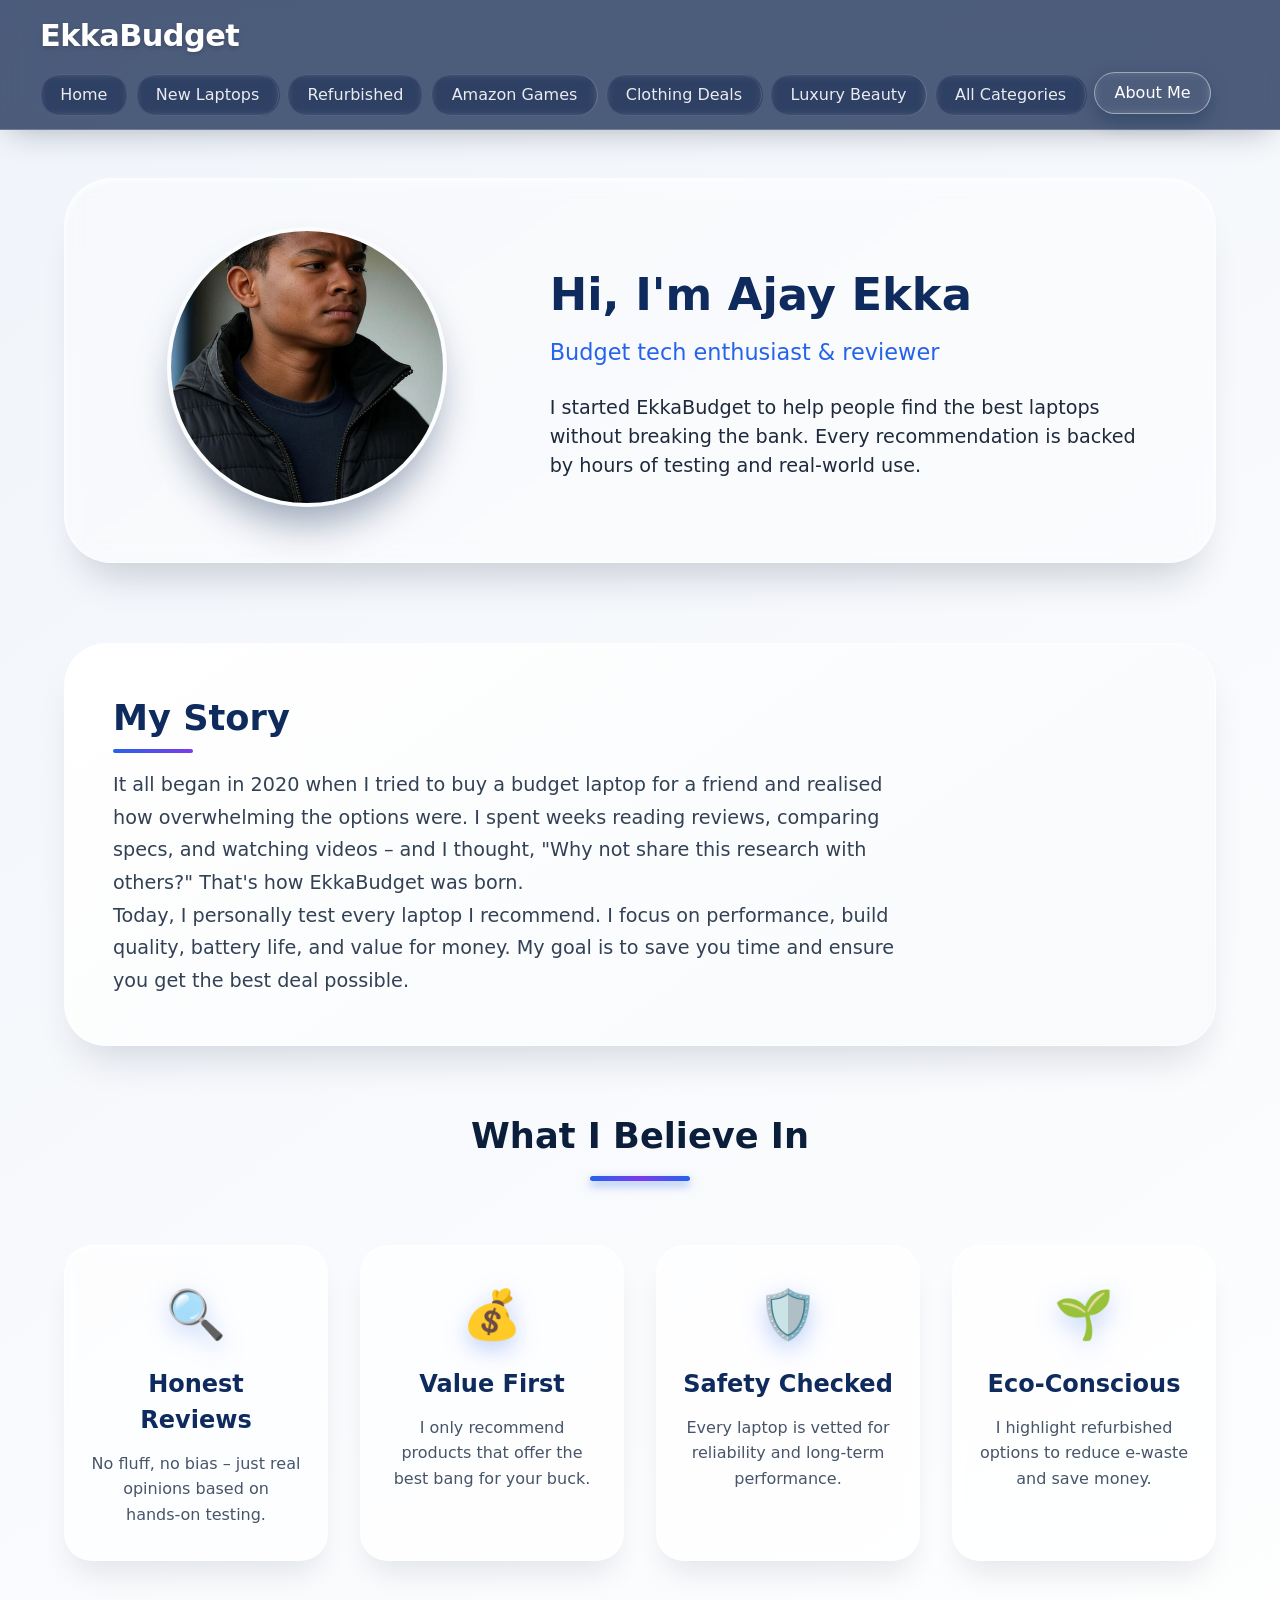
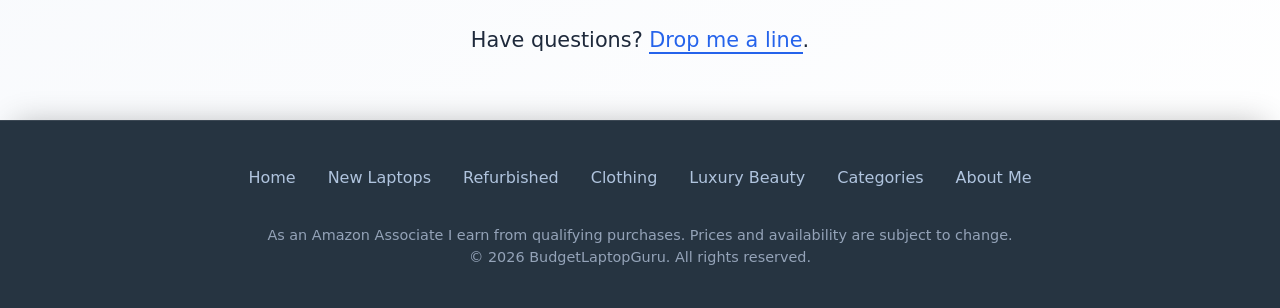
<file: about.html>
<!DOCTYPE html>
<html lang="en">
<head>
    <meta charset="UTF-8">
    <meta name="viewport" content="width=device-width, initial-scale=1.0">
    <title>About Me – EkkaBudget</title>
    <style>
        * {
            margin: 0;
            padding: 0;
            box-sizing: border-box;
            font-family: 'Inter', 'Segoe UI', system-ui, sans-serif;
        }
        body {
            background: linear-gradient(145deg, #f0f4fa 0%, #ffffff 100%);
            color: #1e293b;
            line-height: 1.5;
            min-height: 100vh;
            perspective: 1200px;
        }
        /* Navigation – glass effect */
        nav {
            background: rgba(20, 40, 80, 0.75);
            backdrop-filter: blur(12px);
            -webkit-backdrop-filter: blur(12px);
            padding: 0.8rem 2rem;
            position: sticky;
            top: 0;
            z-index: 100;
            box-shadow: 0 10px 30px -10px rgba(0,20,40,0.3);
            border-bottom: 1px solid rgba(255,255,255,0.2);
        }
        .nav-container {
            max-width: 1200px;
            margin: 0 auto;
            display: flex;
            justify-content: space-between;
            align-items: center;
            flex-wrap: wrap;
            gap: 1rem;
        }
        .site-name {
            color: white;
            text-decoration: none;
            font-size: 1.9rem;
            font-weight: 700;
            letter-spacing: -0.02em;
            text-shadow: 0 2px 5px rgba(0,0,0,0.2);
            transition: transform 0.2s;
        }
        .site-name:hover {
            transform: scale(1.02);
        }
        .menu-btn {
            display: none;
            background: transparent;
            border: none;
            color: white;
            font-size: 2rem;
            cursor: pointer;
            line-height: 1;
            filter: drop-shadow(0 2px 4px rgba(0,0,0,0.2));
        }
        .nav-links {
            display: flex;
            gap: 0.5rem;
            flex-wrap: wrap;
        }
        .nav-links a {
            color: rgba(255,255,255,0.9);
            text-decoration: none;
            font-weight: 500;
            padding: 0.5rem 1.2rem;
            border-radius: 40px;
            transition: all 0.2s;
            white-space: nowrap;
            backdrop-filter: blur(4px);
            background: rgba(255,255,255,0.05);
            border: 1px solid rgba(255,255,255,0.1);
        }
        .nav-links a:hover,
        .nav-links a.active {
            background: rgba(255,255,255,0.2);
            border-color: rgba(255,255,255,0.4);
            color: white;
            transform: translateY(-2px);
            box-shadow: 0 8px 20px rgba(0,30,60,0.3);
        }
        @media (max-width: 768px) {
            .menu-btn {
                display: block;
            }
            .nav-links {
                display: none;
                flex-direction: column;
                width: 100%;
                background: rgba(20,40,80,0.9);
                backdrop-filter: blur(12px);
                padding: 1rem 0;
                margin-top: 1rem;
                border-radius: 28px;
                border: 1px solid rgba(255,255,255,0.15);
            }
            .nav-links.show {
                display: flex;
            }
            .nav-links a {
                text-align: center;
                white-space: normal;
                margin: 0.2rem 1rem;
            }
        }
        /* Container */
        .container {
            max-width: 1200px;
            margin: 2rem auto;
            padding: 0 1.5rem;
        }
        /* About hero */
        .about-hero {
            display: flex;
            flex-wrap: wrap;
            align-items: center;
            gap: 3rem;
            margin: 3rem 0 5rem;
            background: rgba(255,255,255,0.4);
            backdrop-filter: blur(8px);
            border-radius: 48px;
            padding: 3rem;
            box-shadow: 0 30px 40px -20px rgba(0,20,40,0.2),
                        inset 0 2px 4px rgba(255,255,255,0.8);
            border: 1px solid rgba(255,255,255,0.6);
            transform: translateZ(10px);
        }
        .about-hero-image {
            flex: 1 1 280px;
            text-align: center;
        }
        .avatar {
            width: 100%;
            max-width: 280px;
            aspect-ratio: 1/1;
            border-radius: 50%;
            object-fit: cover;
            box-shadow: 0 25px 40px -10px rgba(0,30,70,0.4);
            border: 4px solid rgba(255,255,255,0.5);
            transition: transform 0.3s;
        }
        .avatar:hover {
            transform: scale(1.02) translateZ(20px);
        }
        .about-hero-text {
            flex: 2 1 400px;
        }
        .about-hero-text h1 {
            font-size: 2.8rem;
            font-weight: 700;
            color: #0f2b5e;
            margin-bottom: 0.5rem;
        }
        .about-hero-text .tagline {
            font-size: 1.4rem;
            color: #2563eb;
            font-weight: 500;
            margin-bottom: 1.5rem;
        }
        .about-hero-text p {
            font-size: 1.2rem;
            color: #1e293b;
            max-width: 600px;
        }
        /* Story section */
        .story-section {
            background: linear-gradient(145deg, #ffffff, #f8fafc);
            border-radius: 42px;
            padding: 3rem;
            margin: 4rem 0;
            box-shadow: 0 25px 40px -15px rgba(0,20,50,0.15);
            border: 1px solid rgba(255,255,255,0.8);
            transform: translateZ(5px);
        }
        .story-section h2 {
            font-size: 2.2rem;
            color: #0f2b5e;
            margin-bottom: 1.5rem;
            position: relative;
            display: inline-block;
        }
        .story-section h2::after {
            content: '';
            position: absolute;
            bottom: -8px;
            left: 0;
            width: 80px;
            height: 4px;
            background: linear-gradient(90deg, #2563eb, #7c3aed);
            border-radius: 2px;
        }
        .story-section p {
            font-size: 1.2rem;
            line-height: 1.7;
            color: #334155;
            max-width: 800px;
        }
        /* Section title (reuse from homepage) */
        .section-title {
            font-size: 2.2rem;
            font-weight: 600;
            color: #0b1f3b;
            margin-bottom: 2rem;
            text-align: center;
            position: relative;
        }
        .section-title::after {
            content: '';
            display: block;
            width: 100px;
            height: 5px;
            background: linear-gradient(90deg, #2563eb, #7c3aed, #2563eb);
            margin: 0.8rem auto 0;
            border-radius: 4px;
            box-shadow: 0 4px 10px rgba(37,99,235,0.5);
        }
        /* Values grid */
        .values-grid {
            display: grid;
            grid-template-columns: repeat(auto-fit, minmax(240px, 1fr));
            gap: 2rem;
            margin: 4rem 0;
        }
        .value-card {
            background: rgba(255,255,255,0.7);
            backdrop-filter: blur(6px);
            border-radius: 28px;
            padding: 2rem 1.5rem;
            box-shadow: 0 20px 30px -10px rgba(0,20,50,0.1),
                        inset 0 1px 2px rgba(255,255,255,0.8);
            border: 1px solid rgba(255,255,255,0.6);
            transition: all 0.3s;
            text-align: center;
            transform: translateZ(0);
        }
        .value-card:hover {
            transform: perspective(800px) translateY(-8px) translateZ(15px);
            box-shadow: 0 30px 40px -12px rgba(0,40,100,0.3);
            background: rgba(255,255,255,0.9);
        }
        .value-icon {
            font-size: 3rem;
            margin-bottom: 1rem;
            filter: drop-shadow(0 8px 12px rgba(37,99,235,0.3));
        }
        .value-card h3 {
            font-size: 1.5rem;
            color: #0f2b5e;
            margin-bottom: 0.8rem;
        }
        .value-card p {
            color: #475569;
            line-height: 1.6;
        }
        /* Footer */
        .footer {
            background: rgba(15, 30, 45, 0.9);
            backdrop-filter: blur(8px);
            color: white;
            padding: 2.5rem 0;
            margin-top: 4rem;
            border-top: 1px solid rgba(255,255,255,0.1);
            box-shadow: 0 -10px 30px -15px rgba(0,0,0,0.3);
        }
        .footer-content {
            max-width: 1200px;
            margin: 0 auto;
            padding: 0 1.5rem;
            text-align: center;
        }
        .footer-links {
            margin-bottom: 1.8rem;
            display: flex;
            flex-wrap: wrap;
            justify-content: center;
            gap: 1rem 2rem;
        }
        .footer-links a {
            color: #b0c4de;
            text-decoration: none;
            transition: 0.2s;
            font-weight: 500;
            padding: 0.3rem 0;
            border-bottom: 2px solid transparent;
        }
        .footer-links a:hover {
            color: white;
            border-bottom-color: #3b82f6;
            transform: translateY(-2px);
        }
        .footer p {
            color: #94a3b8;
            font-size: 0.9rem;
        }
        /* Responsive */
        @media (max-width: 768px) {
            .about-hero {
                padding: 2rem;
                gap: 2rem;
            }
            .about-hero-text h1 {
                font-size: 2.2rem;
            }
            .story-section {
                padding: 2rem;
            }
        }
        @media (max-width: 480px) {
            .about-hero-text h1 {
                font-size: 1.8rem;
            }
            .values-grid {
                grid-template-columns: 1fr;
            }
        }
    </style>
</head>
<body>
    <nav>
        <div class="nav-container">
            <a href="index.html" class="site-name">EkkaBudget</a>
            <button class="menu-btn" id="menuToggle" aria-label="Menu">☰</button>
            <div class="nav-links" id="navLinks">
                <a href="index.html">Home</a>
                <a href="new-laptops.html">New Laptops</a>
                <a href="refurbished.html">Refurbished</a>
                <a href="amazon-games.html">Amazon Games</a>
                <a href="clothing.html">Clothing Deals</a>
                <a href="luxury-beauty.html">Luxury Beauty</a>
                <a href="categories.html">All Categories</a>
                <a href="about.html" class="active">About Me</a>
            </div>
        </div>
    </nav>

    <div class="container">
        <div class="about-hero">
            <div class="about-hero-image">
                <img src="your-photo1.jpg" alt="Your Name" class="avatar" onerror="this.src='https://via.placeholder.com/400?text=Your+Photo'">
            </div>
            <div class="about-hero-text">
                <h1>Hi, I'm Ajay Ekka</h1>
                <div class="tagline">Budget tech enthusiast & reviewer</div>
                <p>I started EkkaBudget to help people find the best laptops without breaking the bank. Every recommendation is backed by hours of testing and real‑world use.</p>
            </div>
        </div>

        <section class="story-section">
            <h2>My Story</h2>
            <p>It all began in 2020 when I tried to buy a budget laptop for a friend and realised how overwhelming the options were. I spent weeks reading reviews, comparing specs, and watching videos – and I thought, "Why not share this research with others?" That's how EkkaBudget was born.</p>
            <p>Today, I personally test every laptop I recommend. I focus on performance, build quality, battery life, and value for money. My goal is to save you time and ensure you get the best deal possible.</p>
        </section>

        <h2 class="section-title">What I Believe In</h2>
        <div class="values-grid">
            <div class="value-card">
                <div class="value-icon">🔍</div>
                <h3>Honest Reviews</h3>
                <p>No fluff, no bias – just real opinions based on hands‑on testing.</p>
            </div>
            <div class="value-card">
                <div class="value-icon">💰</div>
                <h3>Value First</h3>
                <p>I only recommend products that offer the best bang for your buck.</p>
            </div>
            <div class="value-card">
                <div class="value-icon">🛡️</div>
                <h3>Safety Checked</h3>
                <p>Every laptop is vetted for reliability and long‑term performance.</p>
            </div>
            <div class="value-card">
                <div class="value-icon">🌱</div>
                <h3>Eco‑Conscious</h3>
                <p>I highlight refurbished options to reduce e‑waste and save money.</p>
            </div>
        </div>

        <div style="text-align: center; margin: 4rem 0;">
            <p style="font-size: 1.3rem; color: #1e293b;">Have questions? <a href="mailto:your.email@example.com" style="color: #2563eb; text-decoration: none; border-bottom: 2px solid #2563eb;">Drop me a line</a>.</p>
        </div>
    </div>

    <footer class="footer">
        <div class="footer-content">
            <div class="footer-links">
                <a href="index.html">Home</a>
                <a href="new-laptops.html">New Laptops</a>
                <a href="refurbished.html">Refurbished</a>
                <a href="clothing.html">Clothing</a>
                <a href="luxury-beauty.html">Luxury Beauty</a>
                <a href="categories.html">Categories</a>
                <a href="about.html">About Me</a>
            </div>
            <p>As an Amazon Associate I earn from qualifying purchases. Prices and availability are subject to change.</p>
            <p>&copy; 2026 BudgetLaptopGuru. All rights reserved.</p>
        </div>
    </footer>

    <script>
        const menuBtn = document.getElementById('menuToggle');
        const navLinks = document.getElementById('navLinks');

        if (menuBtn && navLinks) {
            menuBtn.addEventListener('click', () => {
                navLinks.classList.toggle('show');
            });

            navLinks.querySelectorAll('a').forEach(link => {
                link.addEventListener('click', () => {
                    if (window.innerWidth <= 768) {
                        navLinks.classList.remove('show');
                    }
                });
            });
        }
    </script>
</body>
</html>
</file>
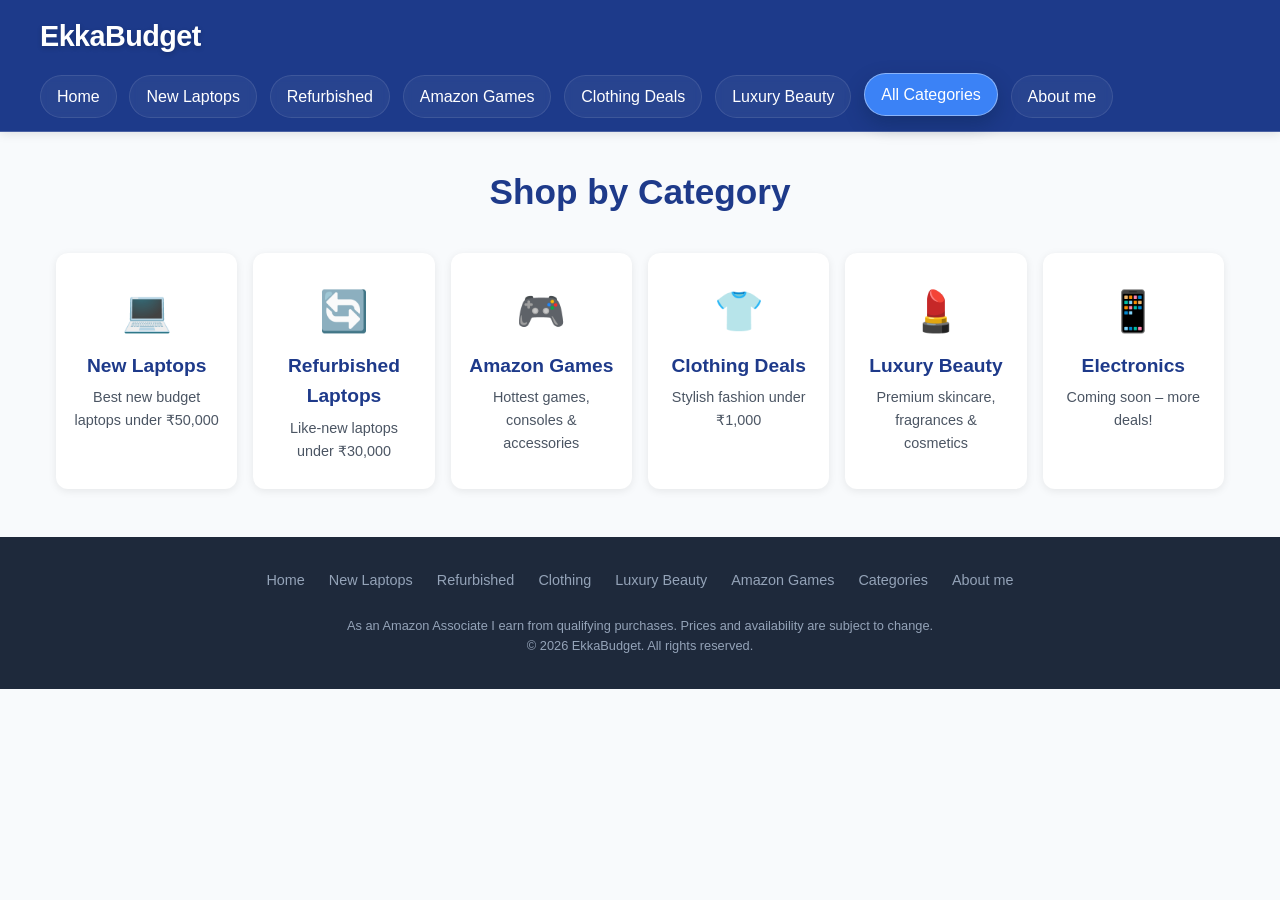
<file: categories.html>
<!DOCTYPE html>
<html lang="en">
<head>
    <meta charset="UTF-8">
    <meta name="viewport" content="width=device-width, initial-scale=1.0">
    <title>All Categories - EkkaBudget</title>
     <link rel="stylesheet" href="nav.css">
    <style>
        * {
            margin: 0;
            padding: 0;
            box-sizing: border-box;
            font-family: 'Segoe UI', Tahoma, Geneva, Verdana, sans-serif;
        }
        body {
            background-color: #f8fafc;
            color: #1e293b;
            line-height: 1.6;
        }
        /* Navigation with hamburger */
        nav {
            background-color: #1d3a8a;
            padding: 0.8rem 2rem;
            position: sticky;
            top: 0;
            z-index: 100;
            box-shadow: 0 2px 10px rgba(0,0,0,0.1);
        }
        .nav-container {
            max-width: 1200px;
            margin: 0 auto;
            display: flex;
            justify-content: space-between;
            align-items: center;
            flex-wrap: wrap;
            gap: 1rem;
        }
        .site-name {
            color: white;
            text-decoration: none;
            font-size: 1.8rem;
            font-weight: 700;
        }
        /* Menu button (hamburger) */
        .menu-btn {
            display: none;
            background: transparent;
            border: none;
            color: white;
            font-size: 2rem;
            cursor: pointer;
            line-height: 1;
        }
        .nav-links {
            display: flex;
            gap: 0.8rem;
            flex-wrap: wrap;
        }
        .nav-links a {
            color: white;
            text-decoration: none;
            font-weight: 500;
            padding: 0.5rem 1rem;
            border-radius: 30px;
            transition: background-color 0.3s;
            white-space: nowrap;
        }
        .nav-links a:hover,
        .nav-links a.active {
            background-color: #3b82f6;
        }
        /* Main container */
        .container {
            max-width: 1200px;
            margin: 2rem auto;
            padding: 0 1rem;
        }
        h1 {
            color: #1e3a8a;
            margin-bottom: 2rem;
            text-align: center;
            font-size: 2.2rem;
        }
        /* Categories grid – compact */
        .categories-grid {
            display: grid;
            grid-template-columns: repeat(auto-fit, minmax(180px, 1fr));
            gap: 1rem;
            margin: 2rem 0;
        }
        .category-card {
            background: white;
            border-radius: 12px;
            padding: 1.5rem 1rem;
            text-align: center;
            box-shadow: 0 2px 8px rgba(0,0,0,0.08);
            transition: transform 0.2s, box-shadow 0.2s;
            text-decoration: none;
            color: inherit;
            display: block;
            border: 2px solid transparent;
        }
        .category-card:hover {
            transform: translateY(-3px);
            box-shadow: 0 8px 16px rgba(0,0,0,0.1);
            border-color: #3b82f6;
        }
        .category-icon {
            font-size: 2.5rem;
            margin-bottom: 0.5rem;
        }
        .category-title {
            font-size: 1.2rem;
            font-weight: 700;
            margin-bottom: 0.3rem;
            color: #1e3a8a;
        }
        .category-desc {
            color: #4b5563;
            font-size: 0.9rem;
        }
        .footer {
            background-color: #1e293b;
            color: white;
            padding: 2rem 0;
            margin-top: 3rem;
        }
        .footer-content {
            max-width: 1200px;
            margin: 0 auto;
            padding: 0 1rem;
            text-align: center;
        }
        .footer-links {
            margin-bottom: 1.5rem;
            display: flex;
            flex-wrap: wrap;
            justify-content: center;
            gap: 0.8rem 1.5rem;
        }
        .footer-links a {
            color: #94a3b8;
            text-decoration: none;
            transition: color 0.3s;
            font-size: 0.9rem;
        }
        .footer-links a:hover {
            color: white;
        }
        .footer p {
            color: #94a3b8;
            font-size: 0.8rem;
        }
        /* Responsive: hamburger menu */
        @media (max-width: 768px) {
            .menu-btn {
                display: block;
            }
            .nav-links {
                display: none;
                flex-direction: column;
                width: 100%;
                background-color: #1d3a8a;
                padding: 1rem 0;
                margin-top: 1rem;
                border-radius: 12px;
            }
            .nav-links.show {
                display: flex;
            }
            .nav-links a {
                white-space: normal;
                text-align: center;
            }
            h1 {
                font-size: 1.8rem;
            }
        }
        @media (max-width: 480px) {
            h1 {
                font-size: 1.5rem;
            }
            .categories-grid {
                grid-template-columns: repeat(2, 1fr);
                gap: 0.8rem;
            }
            .category-icon {
                font-size: 2rem;
            }
            .category-title {
                font-size: 1rem;
            }
            .category-desc {
                font-size: 0.8rem;
            }
        }
    </style>
</head>
<body>
    <nav>
        <div class="nav-container">
            <a href="index.html" class="site-name">EkkaBudget</a>
            <button class="menu-btn" id="menuToggle" aria-label="Menu">☰</button>
            <div class="nav-links" id="navLinks">
                <a href="index.html">Home</a>
                <a href="new-laptops.html">New Laptops</a>
                <a href="refurbished.html">Refurbished</a>
                <a href="amazon-games.html">Amazon Games</a>
                <a href="clothing.html">Clothing Deals</a>
                <a href="luxury-beauty.html">Luxury Beauty</a>
                <a href="categories.html" class="active">All Categories</a>
                 <a href="about.html">About me</a>
            </div>
        </div>
    </nav>

    <div class="container">
        <h1>Shop by Category</h1>
        <div class="categories-grid">
            <a href="new-laptops.html" class="category-card">
                <div class="category-icon">💻</div>
                <div class="category-title">New Laptops</div>
                <div class="category-desc">Best new budget laptops under ₹50,000</div>
            </a>
            <a href="refurbished.html" class="category-card">
                <div class="category-icon">🔄</div>
                <div class="category-title">Refurbished Laptops</div>
                <div class="category-desc">Like‑new laptops under ₹30,000</div>
            </a>
            <a href="amazon-games.html" class="category-card">
                <div class="category-icon">🎮</div>
                <div class="category-title">Amazon Games</div>
                <div class="category-desc">Hottest games, consoles & accessories</div>
            </a>
            <a href="clothing.html" class="category-card">
                <div class="category-icon">👕</div>
                <div class="category-title">Clothing Deals</div>
                <div class="category-desc">Stylish fashion under ₹1,000</div>
            </a>
            <a href="luxury-beauty.html" class="category-card">
                <div class="category-icon">💄</div>
                <div class="category-title">Luxury Beauty</div>
                <div class="category-desc">Premium skincare, fragrances & cosmetics</div>
            </a>
            <a href="#" class="category-card">
                <div class="category-icon">📱</div>
                <div class="category-title">Electronics</div>
                <div class="category-desc">Coming soon – more deals!</div>
            </a>
        </div>
    </div>

    <footer class="footer">
        <div class="footer-content">
            <div class="footer-links">
                <a href="index.html">Home</a>
                <a href="new-laptops.html">New Laptops</a>
                <a href="refurbished.html">Refurbished</a>
                <a href="clothing.html">Clothing</a>
                <a href="luxury-beauty.html">Luxury Beauty</a>
                <a href="amazon-games.html">Amazon Games</a>
                <a href="categories.html">Categories</a>
                <a href="categories.html">About me</a>
            </div>
            <p>As an Amazon Associate I earn from qualifying purchases. Prices and availability are subject to change.</p>
            <p>&copy; 2026 EkkaBudget. All rights reserved.</p>
        </div>
    </footer>

    <script>
        const menuBtn = document.getElementById('menuToggle');
        const navLinks = document.getElementById('navLinks');

        menuBtn.addEventListener('click', () => {
            navLinks.classList.toggle('show');
        });

        navLinks.querySelectorAll('a').forEach(link => {
            link.addEventListener('click', () => {
                if (window.innerWidth <= 768) {
                    navLinks.classList.remove('show');
                }
            });
        });
    </script>
</body>
</html>
</file>
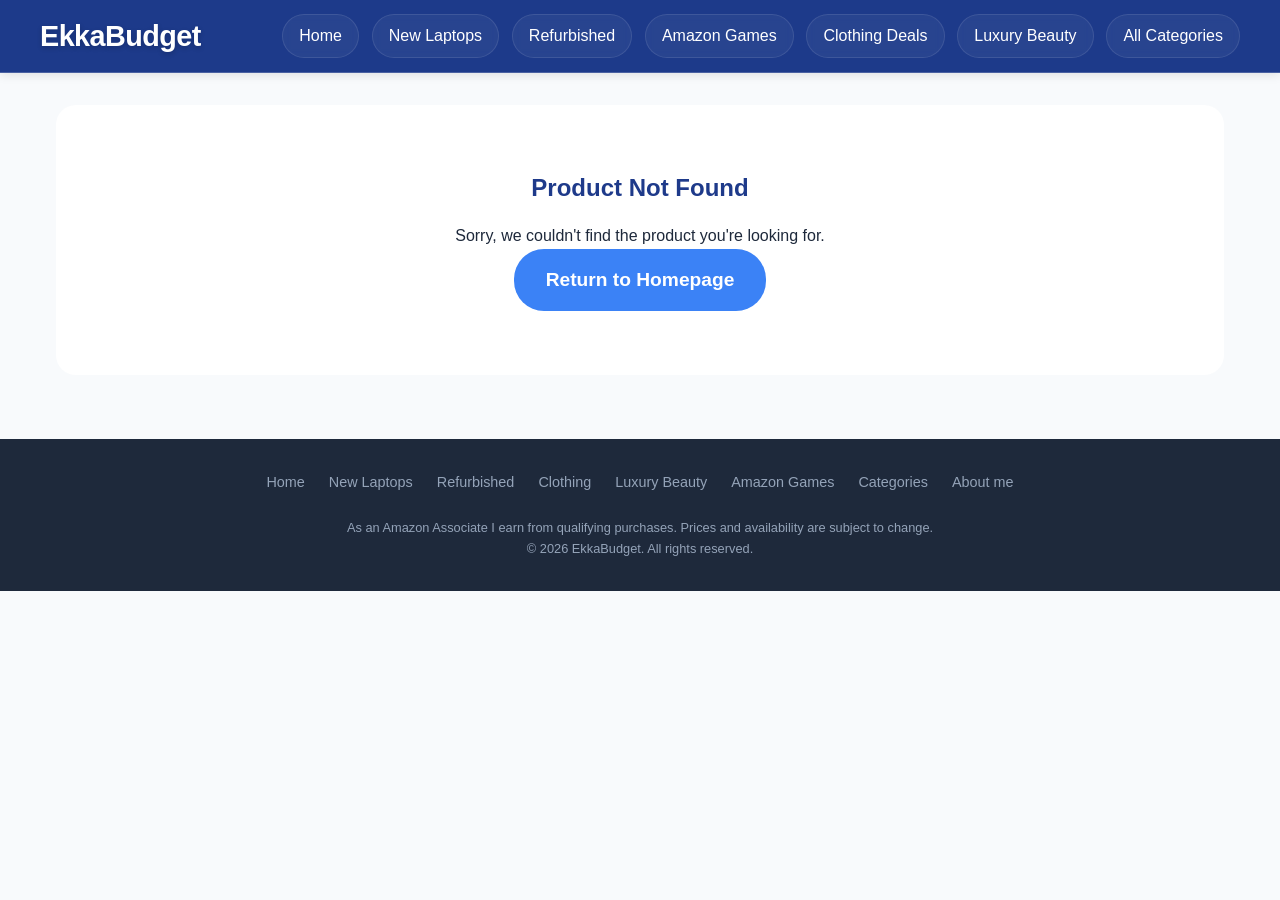
<file: product.html>
<!DOCTYPE html>
<html lang="en">
<head>
    <meta charset="UTF-8">
    <meta name="viewport" content="width=device-width, initial-scale=1.0">
    <title>Product Details - EkkaBudget</title>
     <link rel="stylesheet" href="nav.css">
    <style>
        * {
            margin: 0;
            padding: 0;
            box-sizing: border-box;
            font-family: 'Segoe UI', Tahoma, Geneva, Verdana, sans-serif;
        }
        body {
            background-color: #f8fafc;
            color: #1e293b;
            line-height: 1.6;
        }
        /* Navigation with hamburger */
        nav {
            background-color: #1d3a8a;
            padding: 0.8rem 2rem;
            position: sticky;
            top: 0;
            z-index: 100;
            box-shadow: 0 2px 10px rgba(0,0,0,0.1);
        }
        .nav-container {
            max-width: 1200px;
            margin: 0 auto;
            display: flex;
            justify-content: space-between;
            align-items: center;
            flex-wrap: wrap;
            gap: 1rem;
        }
        .site-name {
            color: white;
            text-decoration: none;
            font-size: 1.8rem;
            font-weight: 700;
        }
        /* Menu button (hamburger) */
        .menu-btn {
            display: none;
            background: transparent;
            border: none;
            color: white;
            font-size: 2rem;
            cursor: pointer;
            line-height: 1;
        }
        .nav-links {
            display: flex;
            gap: 0.8rem;
            flex-wrap: wrap;
        }
        .nav-links a {
            color: white;
            text-decoration: none;
            font-weight: 500;
            padding: 0.5rem 1rem;
            border-radius: 30px;
            transition: background-color 0.3s;
            white-space: nowrap;
        }
        .nav-links a:hover,
        .nav-links a.active {
            background-color: #3b82f6;
        }
        /* Main container */
        .container {
            max-width: 1200px;
            margin: 2rem auto;
            padding: 0 1rem;
        }
        /* Product detail layout */
        .product-detail {
            display: grid;
            grid-template-columns: 1fr 1fr;
            gap: 2rem;
            background: white;
            border-radius: 20px;
            padding: 2rem;
            box-shadow: 0 4px 6px rgba(0,0,0,0.1);
            margin-bottom: 2rem;
        }
        /* Gallery */
        .gallery {
            display: flex;
            flex-direction: column;
        }
        .main-image {
            width: 100%;
            height: auto;
            max-height: 350px;
            object-fit: contain;
            background: #f1f5f9;
            border-radius: 15px;
            margin-bottom: 1rem;
            padding: 1rem;
        }
        .thumbnail-container {
            display: flex;
            gap: 0.8rem;
            justify-content: center;
            flex-wrap: wrap;
        }
        .thumbnail {
            width: 70px;
            height: 70px;
            object-fit: cover;
            border-radius: 8px;
            cursor: pointer;
            border: 2px solid transparent;
            transition: border 0.2s;
        }
        .thumbnail:hover {
            border-color: #3b82f6;
        }
        .thumbnail.selected {
            border-color: #1e3a8a;
        }
        /* Product info */
        .product-info h1 {
            font-size: 2.2rem;
            color: #1e3a8a;
            margin-bottom: 0.5rem;
            line-height: 1.2;
        }
        .price {
            font-size: 2rem;
            font-weight: 700;
            color: #1e3a8a;
            margin: 1rem 0;
        }
        .specs {
            background: #f8fafc;
            padding: 1.5rem;
            border-radius: 15px;
            margin: 1.5rem 0;
        }
        .specs h3 {
            color: #1e3a8a;
            margin-bottom: 1rem;
            font-size: 1.3rem;
        }
        .specs ul {
            list-style: none;
        }
        .specs li {
            padding: 0.5rem 0;
            border-bottom: 1px solid #e2e8f0;
            display: flex;
            flex-wrap: wrap;
            gap: 0.5rem;
        }
        .specs li span:first-child {
            width: 120px;
            font-weight: 600;
        }
        .description {
            color: #4b5563;
            margin: 1.5rem 0;
        }
        .description h3 {
            color: #1e3a8a;
            margin-bottom: 0.5rem;
            font-size: 1.3rem;
        }
        .btn {
            display: inline-block;
            background-color: #3b82f6;
            color: white;
            padding: 1rem 2rem;
            border-radius: 30px;
            text-decoration: none;
            font-weight: 600;
            font-size: 1.2rem;
            transition: background-color 0.3s;
            border: none;
            cursor: pointer;
            width: 100%;
            text-align: center;
        }
        .btn:hover {
            background-color: #1e3a8a;
        }
        .not-found {
            text-align: center;
            padding: 4rem 2rem;
            background: white;
            border-radius: 20px;
        }
        .not-found h2 {
            color: #1e3a8a;
            margin-bottom: 1rem;
        }
        .loading {
            text-align: center;
            padding: 4rem;
            font-size: 1.2rem;
            color: #64748b;
        }
        .footer {
            background-color: #1e293b;
            color: white;
            padding: 2rem 0;
            margin-top: 4rem;
        }
        .footer-content {
            max-width: 1200px;
            margin: 0 auto;
            padding: 0 1rem;
            text-align: center;
        }
        .footer-links {
            margin-bottom: 1.5rem;
            display: flex;
            flex-wrap: wrap;
            justify-content: center;
            gap: 0.8rem 1.5rem;
        }
        .footer-links a {
            color: #94a3b8;
            text-decoration: none;
            transition: color 0.3s;
            font-size: 0.9rem;
        }
        .footer-links a:hover {
            color: white;
        }
        .footer p {
            color: #94a3b8;
            font-size: 0.8rem;
        }
        /* Responsive: hamburger menu */
        @media (max-width: 768px) {
            .menu-btn {
                display: block;
            }
            .nav-links {
                display: none;
                flex-direction: column;
                width: 100%;
                background-color: #1d3a8a;
                padding: 1rem 0;
                margin-top: 1rem;
                border-radius: 12px;
            }
            .nav-links.show {
                display: flex;
            }
            .nav-links a {
                white-space: normal;
                text-align: center;
            }
            .product-detail {
                grid-template-columns: 1fr;
                gap: 1.5rem;
                padding: 1.5rem;
            }
            .product-info h1 {
                font-size: 1.8rem;
            }
            .price {
                font-size: 1.6rem;
            }
        }
        @media (max-width: 480px) {
            .product-info h1 {
                font-size: 1.5rem;
            }
            .price {
                font-size: 1.4rem;
            }
            .specs {
                padding: 1rem;
            }
            .specs li {
                flex-direction: column;
                gap: 0.2rem;
            }
            .specs li span:first-child {
                width: auto;
            }
            .btn {
                font-size: 1rem;
                padding: 0.8rem 1.5rem;
            }
            .thumbnail {
                width: 60px;
                height: 60px;
            }
        }
    </style>
</head>
<body>
    <nav>
        <div class="nav-container">
            <a href="index.html" class="site-name">EkkaBudget</a>
            <button class="menu-btn" id="menuToggle" aria-label="Menu">☰</button>
            <div class="nav-links" id="navLinks">
                <a href="index.html">Home</a>
                <a href="new-laptops.html">New Laptops</a>
                <a href="refurbished.html">Refurbished</a>
                <a href="amazon-games.html">Amazon Games</a>
                <a href="clothing.html">Clothing Deals</a>
                <a href="luxury-beauty.html">Luxury Beauty</a>
                <a href="categories.html">All Categories</a>
            </div>
        </div>
    </nav>

    <div class="container" id="productContainer">
        <!-- Content will be inserted by JavaScript -->
        <div class="loading">Loading product details...</div>
    </div>

    <footer class="footer">
        <div class="footer-content">
            <div class="footer-links">
                <a href="index.html">Home</a>
                <a href="new-laptops.html">New Laptops</a>
                <a href="refurbished.html">Refurbished</a>
                <a href="clothing.html">Clothing</a>
                <a href="luxury-beauty.html">Luxury Beauty</a>
                <a href="amazon-games.html">Amazon Games</a>
                <a href="categories.html">Categories</a>
                <a href="about.html">About me</a>
            </div>
            <p>As an Amazon Associate I earn from qualifying purchases. Prices and availability are subject to change.</p>
            <p>&copy; 2026 EkkaBudget. All rights reserved.</p>
        </div>
    </footer>

    <!-- Load the products data (make sure this file exists) -->
    <script src="products-data.js"></script>
    <script>
        // Hamburger menu toggle
        const menuBtn = document.getElementById('menuToggle');
        const navLinks = document.getElementById('navLinks');

        menuBtn.addEventListener('click', () => {
            navLinks.classList.toggle('show');
        });

        navLinks.querySelectorAll('a').forEach(link => {
            link.addEventListener('click', () => {
                if (window.innerWidth <= 768) {
                    navLinks.classList.remove('show');
                }
            });
        });

        // Product display logic
        const urlParams = new URLSearchParams(window.location.search);
        const productId = urlParams.get('id');
        const container = document.getElementById('productContainer');

        function renderProduct(product) {
            // Build specs HTML
            let specsHtml = '';
            product.specs.forEach(spec => {
                specsHtml += `<li><span>${spec.label}</span> ${spec.value}</li>`;
            });

            // Build thumbnails HTML
            let thumbHtml = '';
            product.thumbnails.forEach((thumb, index) => {
                thumbHtml += `<img class="thumbnail ${index === 0 ? 'selected' : ''}" src="${thumb}" alt="Thumbnail" onclick="changeImage('${thumb}')" onerror="this.src='https://via.placeholder.com/70x70?text=Image'">`;
            });

            // Full product HTML
            const html = `
                <div class="product-detail">
                    <div class="gallery">
                        <img id="mainImage" class="main-image" src="${product.mainImage}" alt="${product.name}" onerror="this.src='https://via.placeholder.com/400x300?text=Product+Image'">
                        <div class="thumbnail-container">
                            ${thumbHtml}
                        </div>
                    </div>
                    <div class="product-info">
                        <h1>${product.name}</h1>
                        <div class="price">${product.price}</div>
                        <div class="specs">
                            <h3>Key Specifications</h3>
                            <ul>
                                ${specsHtml}
                            </ul>
                        </div>
                        <div class="description">
                            <h3>Description</h3>
                            <p>${product.description}</p>
                        </div>
                        <a href="${product.affiliateLink}" class="btn" target="_blank" rel="nofollow sponsored">Check Price on Amazon</a>
                    </div>
                </div>
            `;
            container.innerHTML = html;
        }

        function renderNotFound() {
            container.innerHTML = `
                <div class="not-found">
                    <h2>Product Not Found</h2>
                    <p>Sorry, we couldn't find the product you're looking for.</p>
                    <a href="index.html" class="btn" style="width: auto; display: inline-block;">Return to Homepage</a>
                </div>
            `;
        }

        // Load product
        if (typeof products !== 'undefined' && productId && products[productId]) {
            renderProduct(products[productId]);
        } else {
            renderNotFound();
        }

        // Function to change main image
        window.changeImage = function(src) {
            const mainImage = document.getElementById('mainImage');
            if (mainImage) mainImage.src = src;
            // Update selected thumbnail
            document.querySelectorAll('.thumbnail').forEach(thumb => {
                thumb.classList.remove('selected');
                if (thumb.src.includes(src)) {
                    thumb.classList.add('selected');
                }
            });
        };
    </script>
</body>
</html>
</file>
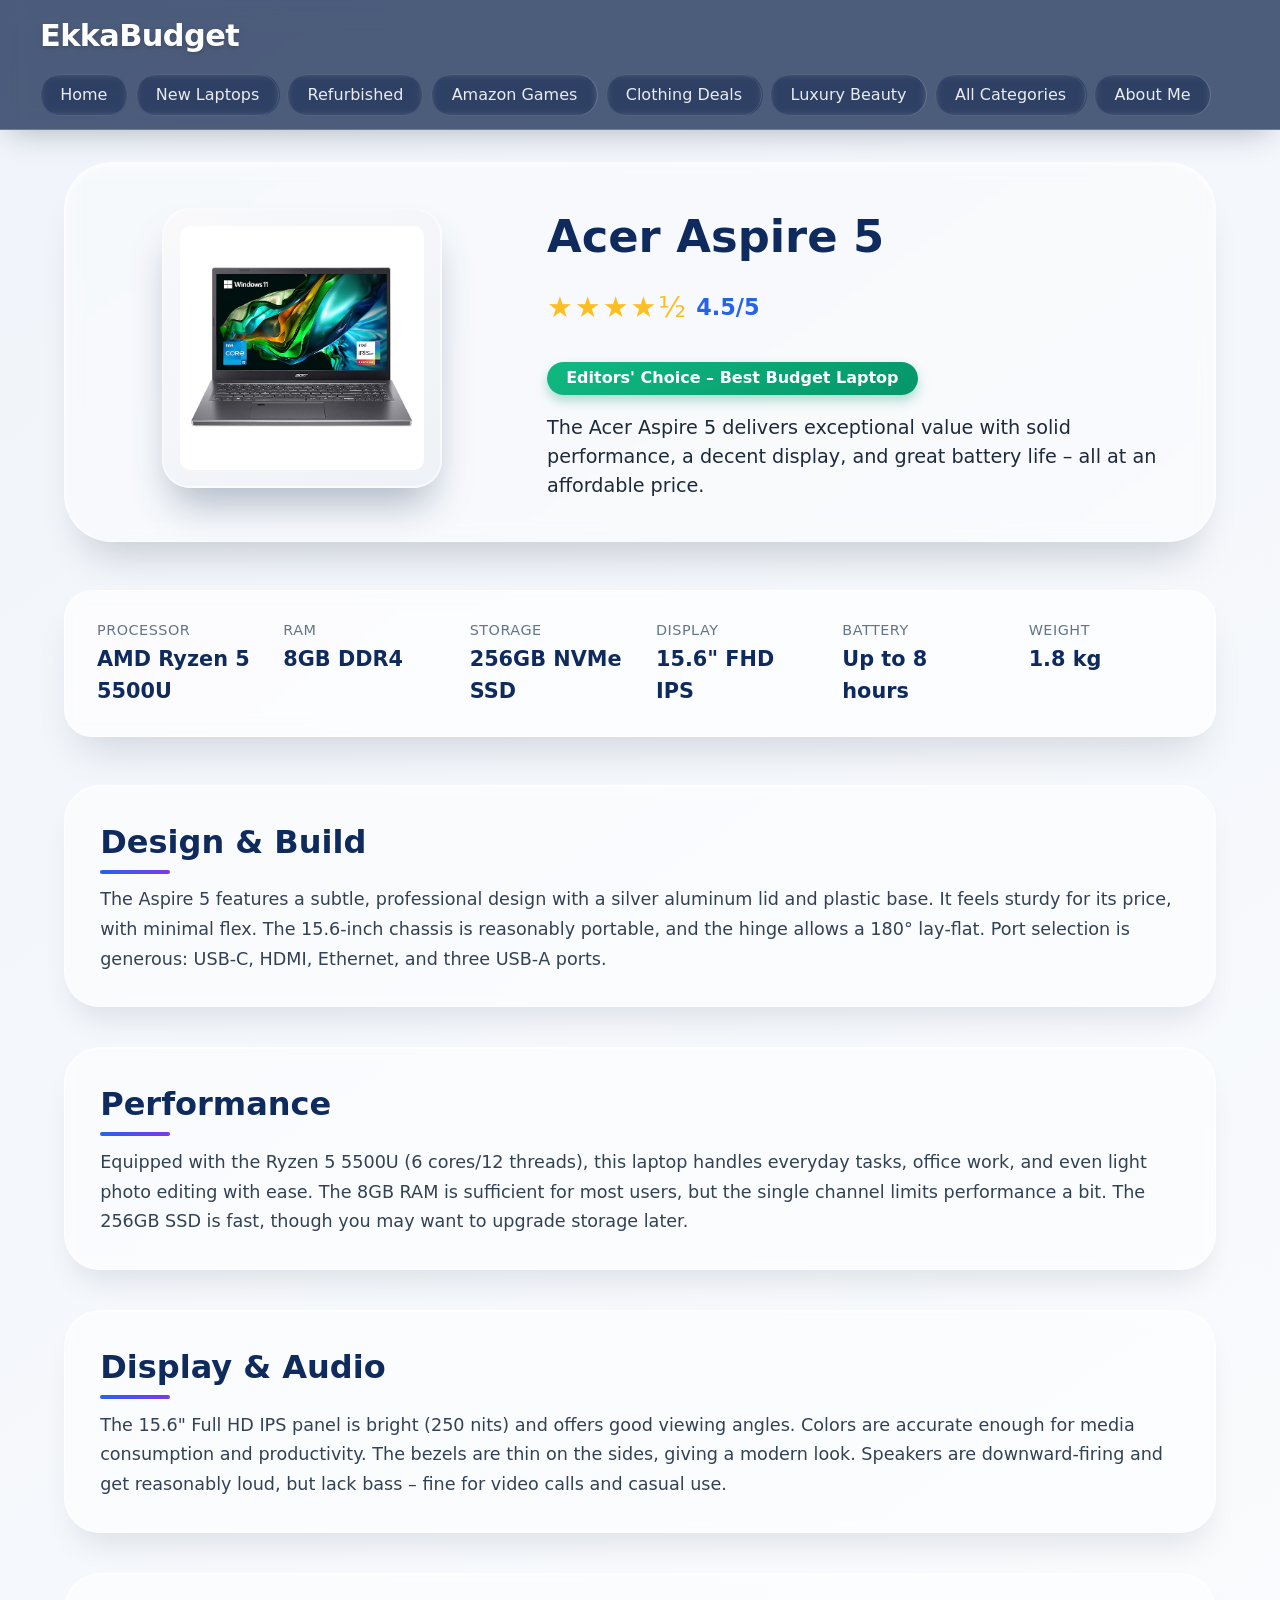
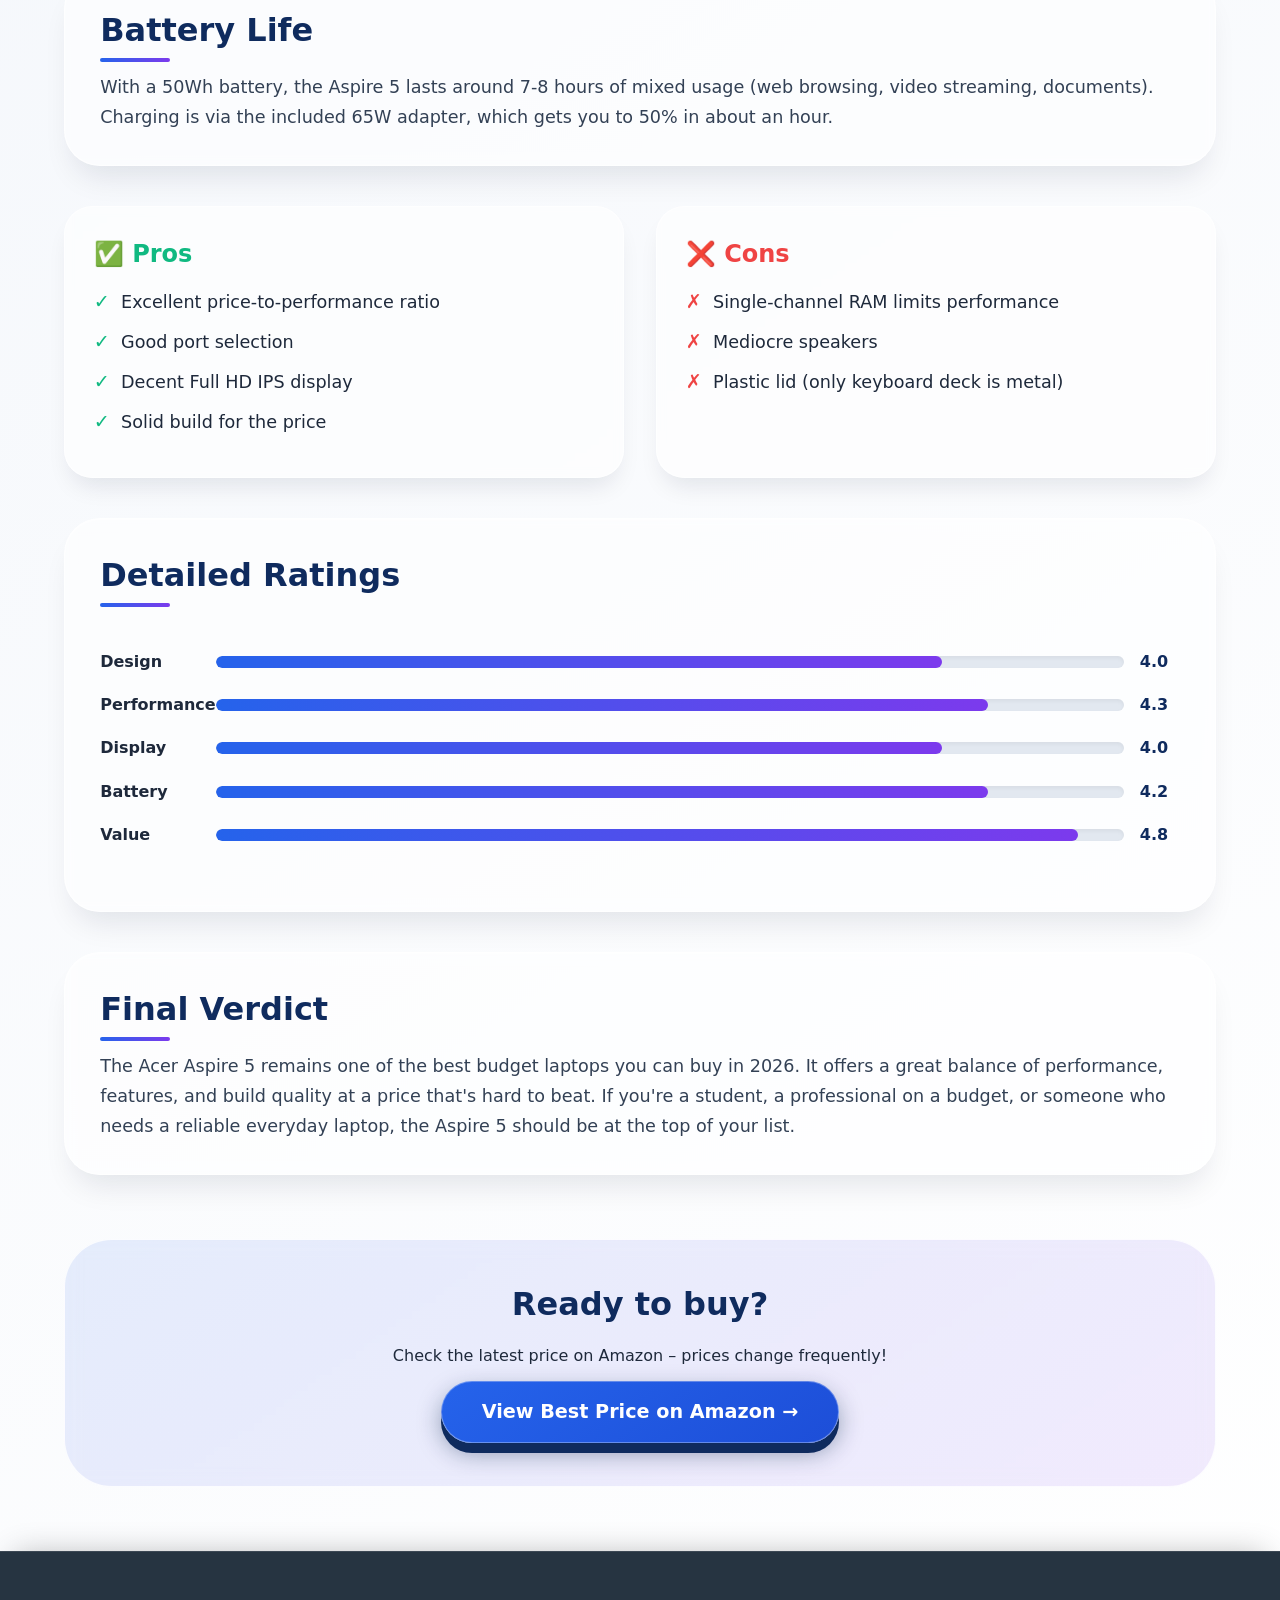
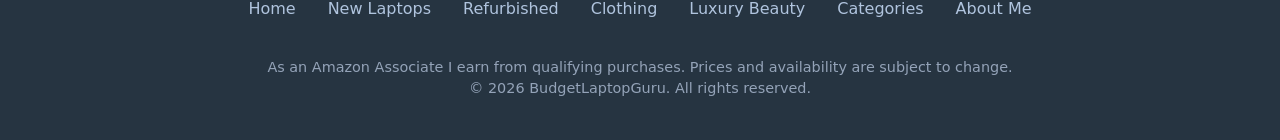
<file: review-acer-aspire5.html>
<!DOCTYPE html>
<html lang="en">
<head>
    <meta charset="UTF-8">
    <meta name="viewport" content="width=device-width, initial-scale=1.0">
    <title>Acer Aspire 5 Review – EkkaBudget</title>
    <style>
        /* === Complete styles for the review page (no external files) === */
        * {
            margin: 0;
            padding: 0;
            box-sizing: border-box;
            font-family: 'Inter', 'Segoe UI', system-ui, sans-serif;
        }
        body {
            background: linear-gradient(145deg, #f0f4fa 0%, #ffffff 100%);
            color: #1e293b;
            line-height: 1.5;
            min-height: 100vh;
            perspective: 1200px;
        }
        /* Navigation – glass effect */
        nav {
            background: rgba(20, 40, 80, 0.75);
            backdrop-filter: blur(12px);
            -webkit-backdrop-filter: blur(12px);
            padding: 0.8rem 2rem;
            position: sticky;
            top: 0;
            z-index: 100;
            box-shadow: 0 10px 30px -10px rgba(0,20,40,0.3);
            border-bottom: 1px solid rgba(255,255,255,0.2);
        }
        .nav-container {
            max-width: 1200px;
            margin: 0 auto;
            display: flex;
            justify-content: space-between;
            align-items: center;
            flex-wrap: wrap;
            gap: 1rem;
        }
        .site-name {
            color: white;
            text-decoration: none;
            font-size: 1.9rem;
            font-weight: 700;
            letter-spacing: -0.02em;
            text-shadow: 0 2px 5px rgba(0,0,0,0.2);
            transition: transform 0.2s;
        }
        .site-name:hover {
            transform: scale(1.02);
        }
        .menu-btn {
            display: none;
            background: transparent;
            border: none;
            color: white;
            font-size: 2rem;
            cursor: pointer;
            line-height: 1;
            filter: drop-shadow(0 2px 4px rgba(0,0,0,0.2));
        }
        .nav-links {
            display: flex;
            gap: 0.5rem;
            flex-wrap: wrap;
        }
        .nav-links a {
            color: rgba(255,255,255,0.9);
            text-decoration: none;
            font-weight: 500;
            padding: 0.5rem 1.2rem;
            border-radius: 40px;
            transition: all 0.2s;
            white-space: nowrap;
            backdrop-filter: blur(4px);
            background: rgba(255,255,255,0.05);
            border: 1px solid rgba(255,255,255,0.1);
        }
        .nav-links a:hover,
        .nav-links a.active {
            background: rgba(255,255,255,0.2);
            border-color: rgba(255,255,255,0.4);
            color: white;
            transform: translateY(-2px);
            box-shadow: 0 8px 20px rgba(0,30,60,0.3);
        }
        @media (max-width: 768px) {
            .menu-btn {
                display: block;
            }
            .nav-links {
                display: none;
                flex-direction: column;
                width: 100%;
                background: rgba(20,40,80,0.9);
                backdrop-filter: blur(12px);
                padding: 1rem 0;
                margin-top: 1rem;
                border-radius: 28px;
                border: 1px solid rgba(255,255,255,0.15);
            }
            .nav-links.show {
                display: flex;
            }
            .nav-links a {
                text-align: center;
                white-space: normal;
                margin: 0.2rem 1rem;
            }
        }
        /* Container */
        .container {
            max-width: 1200px;
            margin: 2rem auto;
            padding: 0 1.5rem;
        }
        /* Review Hero */
        .review-hero {
            display: flex;
            flex-wrap: wrap;
            align-items: center;
            gap: 3rem;
            margin: 2rem 0 3rem;
            background: rgba(255,255,255,0.4);
            backdrop-filter: blur(8px);
            border-radius: 48px;
            padding: 2.5rem;
            box-shadow: 0 30px 40px -20px rgba(0,20,40,0.2),
                        inset 0 2px 4px rgba(255,255,255,0.8);
            border: 1px solid rgba(255,255,255,0.6);
            transform: translateZ(10px);
        }
        .review-hero-image {
            flex: 1 1 280px;
            text-align: center;
        }
        .product-img {
            width: 100%;
            max-width: 280px;
            aspect-ratio: 1/1;
            object-fit: contain;
            background: linear-gradient(145deg, #f9f9fc, #eef2f6);
            border-radius: 28px;
            padding: 1rem;
            box-shadow: 0 25px 40px -10px rgba(0,30,70,0.3);
            border: 2px solid rgba(255,255,255,0.5);
            transition: transform 0.3s;
        }
        .product-img:hover {
            transform: scale(1.02) translateZ(20px);
        }
        .review-hero-text {
            flex: 2 1 400px;
        }
        .review-hero-text h1 {
            font-size: 2.8rem;
            font-weight: 700;
            color: #0f2b5e;
            margin-bottom: 0.5rem;
        }
        .rating {
            display: flex;
            align-items: center;
            gap: 0.5rem;
            margin: 1rem 0;
        }
        .stars {
            color: #fbbf24;
            font-size: 1.8rem;
            letter-spacing: 2px;
        }
        .rating-value {
            font-size: 1.4rem;
            font-weight: 600;
            color: #2563eb;
        }
        .verdict-badge {
            display: inline-block;
            background: linear-gradient(145deg, #10b981, #059669);
            color: white;
            padding: 0.3rem 1.2rem;
            border-radius: 40px;
            font-weight: 600;
            font-size: 1rem;
            box-shadow: 0 6px 12px rgba(5,150,105,0.3);
            margin-top: 1rem;
        }
        /* Key specs card */
        .specs-card {
            background: rgba(255,255,255,0.7);
            backdrop-filter: blur(8px);
            border-radius: 28px;
            padding: 1.8rem 2rem;
            margin: 2rem 0 3rem;
            box-shadow: 0 25px 40px -15px rgba(0,20,50,0.15);
            border: 1px solid rgba(255,255,255,0.8);
            display: flex;
            flex-wrap: wrap;
            gap: 2rem;
            justify-content: space-between;
        }
        .spec-item {
            flex: 1 1 150px;
        }
        .spec-label {
            font-size: 0.9rem;
            color: #64748b;
            text-transform: uppercase;
            letter-spacing: 0.5px;
        }
        .spec-value {
            font-size: 1.3rem;
            font-weight: 600;
            color: #0f2b5e;
            margin-top: 0.2rem;
        }
        /* Section styling */
        .review-section {
            background: rgba(255,255,255,0.5);
            backdrop-filter: blur(6px);
            border-radius: 36px;
            padding: 2rem 2.2rem;
            margin: 2.5rem 0;
            box-shadow: 0 20px 30px -10px rgba(0,20,50,0.1),
                        inset 0 1px 2px rgba(255,255,255,0.7);
            border: 1px solid rgba(255,255,255,0.7);
        }
        .review-section h2 {
            font-size: 2rem;
            color: #0f2b5e;
            margin-bottom: 1.2rem;
            position: relative;
            display: inline-block;
        }
        .review-section h2::after {
            content: '';
            position: absolute;
            bottom: -8px;
            left: 0;
            width: 70px;
            height: 4px;
            background: linear-gradient(90deg, #2563eb, #7c3aed);
            border-radius: 2px;
        }
        .review-section p {
            font-size: 1.1rem;
            line-height: 1.7;
            color: #334155;
        }
        /* Pros & Cons */
        .pros-cons {
            display: grid;
            grid-template-columns: 1fr 1fr;
            gap: 2rem;
            margin: 2rem 0;
        }
        .pros-box, .cons-box {
            background: rgba(255,255,255,0.6);
            backdrop-filter: blur(4px);
            border-radius: 28px;
            padding: 1.8rem;
            box-shadow: 0 15px 25px -8px rgba(0,20,50,0.1);
            border: 1px solid rgba(255,255,255,0.6);
        }
        .pros-box h3, .cons-box h3 {
            font-size: 1.5rem;
            margin-bottom: 1rem;
            display: flex;
            align-items: center;
            gap: 0.5rem;
        }
        .pros-box h3 { color: #10b981; }
        .cons-box h3 { color: #ef4444; }
        .pros-box ul, .cons-box ul {
            list-style: none;
            padding: 0;
        }
        .pros-box li, .cons-box li {
            margin-bottom: 0.7rem;
            font-size: 1.1rem;
            display: flex;
            align-items: center;
            gap: 0.7rem;
        }
        .pros-box li::before {
            content: "✓";
            color: #10b981;
            font-weight: 700;
            font-size: 1.2rem;
        }
        .cons-box li::before {
            content: "✗";
            color: #ef4444;
            font-weight: 700;
            font-size: 1.2rem;
        }
        /* Rating breakdown */
        .rating-breakdown {
            margin: 2rem 0;
        }
        .rating-row {
            display: flex;
            align-items: center;
            gap: 1rem;
            margin-bottom: 1.2rem;
        }
        .rating-label {
            width: 100px;
            font-weight: 600;
            color: #1e293b;
        }
        .rating-bar {
            flex: 1;
            height: 12px;
            background: #e2e8f0;
            border-radius: 20px;
            overflow: hidden;
            box-shadow: inset 0 2px 4px rgba(0,0,0,0.05);
        }
        .rating-fill {
            height: 100%;
            background: linear-gradient(90deg, #2563eb, #7c3aed);
            border-radius: 20px;
            width: 0%; /* will be set inline */
        }
        .rating-score {
            width: 40px;
            font-weight: 700;
            color: #0f2b5e;
        }
        /* Call to action */
        .cta-box {
            text-align: center;
            margin: 4rem 0 2rem;
            padding: 2.5rem;
            background: linear-gradient(145deg, rgba(37,99,235,0.1), rgba(124,58,237,0.1));
            border-radius: 48px;
            backdrop-filter: blur(8px);
            border: 1px solid rgba(255,255,255,0.8);
        }
        .cta-box h3 {
            font-size: 2rem;
            color: #0f2b5e;
            margin-bottom: 1rem;
        }
        .cta-box .btn {
            display: inline-block;
            background: linear-gradient(145deg, #2563eb, #1d4ed8);
            color: white;
            padding: 1rem 2.5rem;
            border-radius: 60px;
            text-decoration: none;
            font-weight: 700;
            font-size: 1.2rem;
            border: 1px solid rgba(255,255,255,0.3);
            box-shadow: 0 10px 0 #0f2b5e, 0 10px 25px rgba(0,30,70,0.4);
            transform: translateY(-3px);
            transition: all 0.2s;
            margin-top: 1rem;
        }
        .cta-box .btn:hover {
            transform: translateY(-1px);
            box-shadow: 0 5px 0 #0f2b5e, 0 15px 30px rgba(0,30,70,0.4);
        }
        .cta-box .btn:active {
            transform: translateY(5px);
            box-shadow: 0 4px 0 #0f2b5e, 0 10px 20px rgba(0,30,70,0.3);
        }
        /* Footer */
        .footer {
            background: rgba(15, 30, 45, 0.9);
            backdrop-filter: blur(8px);
            color: white;
            padding: 2.5rem 0;
            margin-top: 4rem;
            border-top: 1px solid rgba(255,255,255,0.1);
            box-shadow: 0 -10px 30px -15px rgba(0,0,0,0.3);
        }
        .footer-content {
            max-width: 1200px;
            margin: 0 auto;
            padding: 0 1.5rem;
            text-align: center;
        }
        .footer-links {
            margin-bottom: 1.8rem;
            display: flex;
            flex-wrap: wrap;
            justify-content: center;
            gap: 1rem 2rem;
        }
        .footer-links a {
            color: #b0c4de;
            text-decoration: none;
            transition: 0.2s;
            font-weight: 500;
            padding: 0.3rem 0;
            border-bottom: 2px solid transparent;
        }
        .footer-links a:hover {
            color: white;
            border-bottom-color: #3b82f6;
            transform: translateY(-2px);
        }
        .footer p {
            color: #94a3b8;
            font-size: 0.9rem;
        }
        /* Responsive */
        @media (max-width: 768px) {
            .review-hero h1 {
                font-size: 2.2rem;
            }
            .pros-cons {
                grid-template-columns: 1fr;
            }
            .specs-card {
                flex-direction: column;
                gap: 1rem;
            }
        }
        @media (max-width: 480px) {
            .review-hero {
                padding: 1.5rem;
            }
            .review-hero h1 {
                font-size: 1.8rem;
            }
            .stars {
                font-size: 1.5rem;
            }
            .review-section {
                padding: 1.5rem;
            }
        }
    </style>
</head>
<body>
    <nav>
        <div class="nav-container">
            <a href="index.html" class="site-name">EkkaBudget</a>
            <button class="menu-btn" id="menuToggle" aria-label="Menu">☰</button>
            <div class="nav-links" id="navLinks">
                <a href="index.html">Home</a>
                <a href="new-laptops.html">New Laptops</a>
                <a href="refurbished.html">Refurbished</a>
                <a href="amazon-games.html">Amazon Games</a>
                <a href="clothing.html">Clothing Deals</a>
                <a href="luxury-beauty.html">Luxury Beauty</a>
                <a href="categories.html">All Categories</a>
                <a href="about.html">About Me</a>
            </div>
        </div>
    </nav>

    <div class="container">
        <!-- Review Hero -->
        <div class="review-hero">
            <div class="review-hero-image">
                <img src="12.jpg" alt="Acer Aspire 5" class="product-img" onerror="this.src='https://via.placeholder.com/300x300?text=Acer+Aspire+5'">
            </div>
            <div class="review-hero-text">
                <h1>Acer Aspire 5</h1>
                <div class="rating">
                    <span class="stars">★★★★½</span>
                    <span class="rating-value">4.5/5</span>
                </div>
                <p class="verdict-badge">Editors' Choice – Best Budget Laptop</p>
                <p style="margin-top: 1.2rem; font-size: 1.2rem;">The Acer Aspire 5 delivers exceptional value with solid performance, a decent display, and great battery life – all at an affordable price.</p>
            </div>
        </div>

        <!-- Key Specifications -->
        <div class="specs-card">
            <div class="spec-item">
                <div class="spec-label">Processor</div>
                <div class="spec-value">AMD Ryzen 5 5500U</div>
            </div>
            <div class="spec-item">
                <div class="spec-label">RAM</div>
                <div class="spec-value">8GB DDR4</div>
            </div>
            <div class="spec-item">
                <div class="spec-label">Storage</div>
                <div class="spec-value">256GB NVMe SSD</div>
            </div>
            <div class="spec-item">
                <div class="spec-label">Display</div>
                <div class="spec-value">15.6" FHD IPS</div>
            </div>
            <div class="spec-item">
                <div class="spec-label">Battery</div>
                <div class="spec-value">Up to 8 hours</div>
            </div>
            <div class="spec-item">
                <div class="spec-label">Weight</div>
                <div class="spec-value">1.8 kg</div>
            </div>
        </div>

        <!-- Design Section -->
        <section class="review-section">
            <h2>Design & Build</h2>
            <p>The Aspire 5 features a subtle, professional design with a silver aluminum lid and plastic base. It feels sturdy for its price, with minimal flex. The 15.6-inch chassis is reasonably portable, and the hinge allows a 180° lay‑flat. Port selection is generous: USB‑C, HDMI, Ethernet, and three USB‑A ports.</p>
        </section>

        <!-- Performance Section -->
        <section class="review-section">
            <h2>Performance</h2>
            <p>Equipped with the Ryzen 5 5500U (6 cores/12 threads), this laptop handles everyday tasks, office work, and even light photo editing with ease. The 8GB RAM is sufficient for most users, but the single channel limits performance a bit. The 256GB SSD is fast, though you may want to upgrade storage later.</p>
        </section>

        <!-- Display & Audio Section -->
        <section class="review-section">
            <h2>Display & Audio</h2>
            <p>The 15.6" Full HD IPS panel is bright (250 nits) and offers good viewing angles. Colors are accurate enough for media consumption and productivity. The bezels are thin on the sides, giving a modern look. Speakers are downward‑firing and get reasonably loud, but lack bass – fine for video calls and casual use.</p>
        </section>

        <!-- Battery Life -->
        <section class="review-section">
            <h2>Battery Life</h2>
            <p>With a 50Wh battery, the Aspire 5 lasts around 7‑8 hours of mixed usage (web browsing, video streaming, documents). Charging is via the included 65W adapter, which gets you to 50% in about an hour.</p>
        </section>

        <!-- Pros & Cons -->
        <div class="pros-cons">
            <div class="pros-box">
                <h3>✅ Pros</h3>
                <ul>
                    <li>Excellent price‑to‑performance ratio</li>
                    <li>Good port selection</li>
                    <li>Decent Full HD IPS display</li>
                    <li>Solid build for the price</li>
                </ul>
            </div>
            <div class="cons-box">
                <h3>❌ Cons</h3>
                <ul>
                    <li>Single‑channel RAM limits performance</li>
                    <li>Mediocre speakers</li>
                    <li>Plastic lid (only keyboard deck is metal)</li>
                </ul>
            </div>
        </div>

        <!-- Rating Breakdown -->
        <section class="review-section">
            <h2>Detailed Ratings</h2>
            <div class="rating-breakdown">
                <div class="rating-row">
                    <span class="rating-label">Design</span>
                    <div class="rating-bar"><div class="rating-fill" style="width:80%"></div></div>
                    <span class="rating-score">4.0</span>
                </div>
                <div class="rating-row">
                    <span class="rating-label">Performance</span>
                    <div class="rating-bar"><div class="rating-fill" style="width:85%"></div></div>
                    <span class="rating-score">4.3</span>
                </div>
                <div class="rating-row">
                    <span class="rating-label">Display</span>
                    <div class="rating-bar"><div class="rating-fill" style="width:80%"></div></div>
                    <span class="rating-score">4.0</span>
                </div>
                <div class="rating-row">
                    <span class="rating-label">Battery</span>
                    <div class="rating-bar"><div class="rating-fill" style="width:85%"></div></div>
                    <span class="rating-score">4.2</span>
                </div>
                <div class="rating-row">
                    <span class="rating-label">Value</span>
                    <div class="rating-bar"><div class="rating-fill" style="width:95%"></div></div>
                    <span class="rating-score">4.8</span>
                </div>
            </div>
        </section>

        <!-- Final Verdict -->
        <section class="review-section">
            <h2>Final Verdict</h2>
            <p>The Acer Aspire 5 remains one of the best budget laptops you can buy in 2026. It offers a great balance of performance, features, and build quality at a price that's hard to beat. If you're a student, a professional on a budget, or someone who needs a reliable everyday laptop, the Aspire 5 should be at the top of your list.</p>
        </section>

        <!-- Call to Action -->
        <div class="cta-box">
            <h3>Ready to buy?</h3>
            <p>Check the latest price on Amazon – prices change frequently!</p>
            <a href="https://amazon.in/dp/XXXXXX" class="btn" target="_blank">View Best Price on Amazon →</a>
        </div>
    </div>

    <footer class="footer">
        <div class="footer-content">
            <div class="footer-links">
                <a href="index.html">Home</a>
                <a href="new-laptops.html">New Laptops</a>
                <a href="refurbished.html">Refurbished</a>
                <a href="clothing.html">Clothing</a>
                <a href="luxury-beauty.html">Luxury Beauty</a>
                <a href="categories.html">Categories</a>
                <a href="about.html">About Me</a>
            </div>
            <p>As an Amazon Associate I earn from qualifying purchases. Prices and availability are subject to change.</p>
            <p>&copy; 2026 BudgetLaptopGuru. All rights reserved.</p>
        </div>
    </footer>

    <script>
        // Hamburger menu toggle (self-contained)
        const menuBtn = document.getElementById('menuToggle');
        const navLinks = document.getElementById('navLinks');

        if (menuBtn && navLinks) {
            menuBtn.addEventListener('click', () => {
                navLinks.classList.toggle('show');
            });

            navLinks.querySelectorAll('a').forEach(link => {
                link.addEventListener('click', () => {
                    if (window.innerWidth <= 768) {
                        navLinks.classList.remove('show');
                    }
                });
            });
        }
    </script>
</body>
</html>
</file>
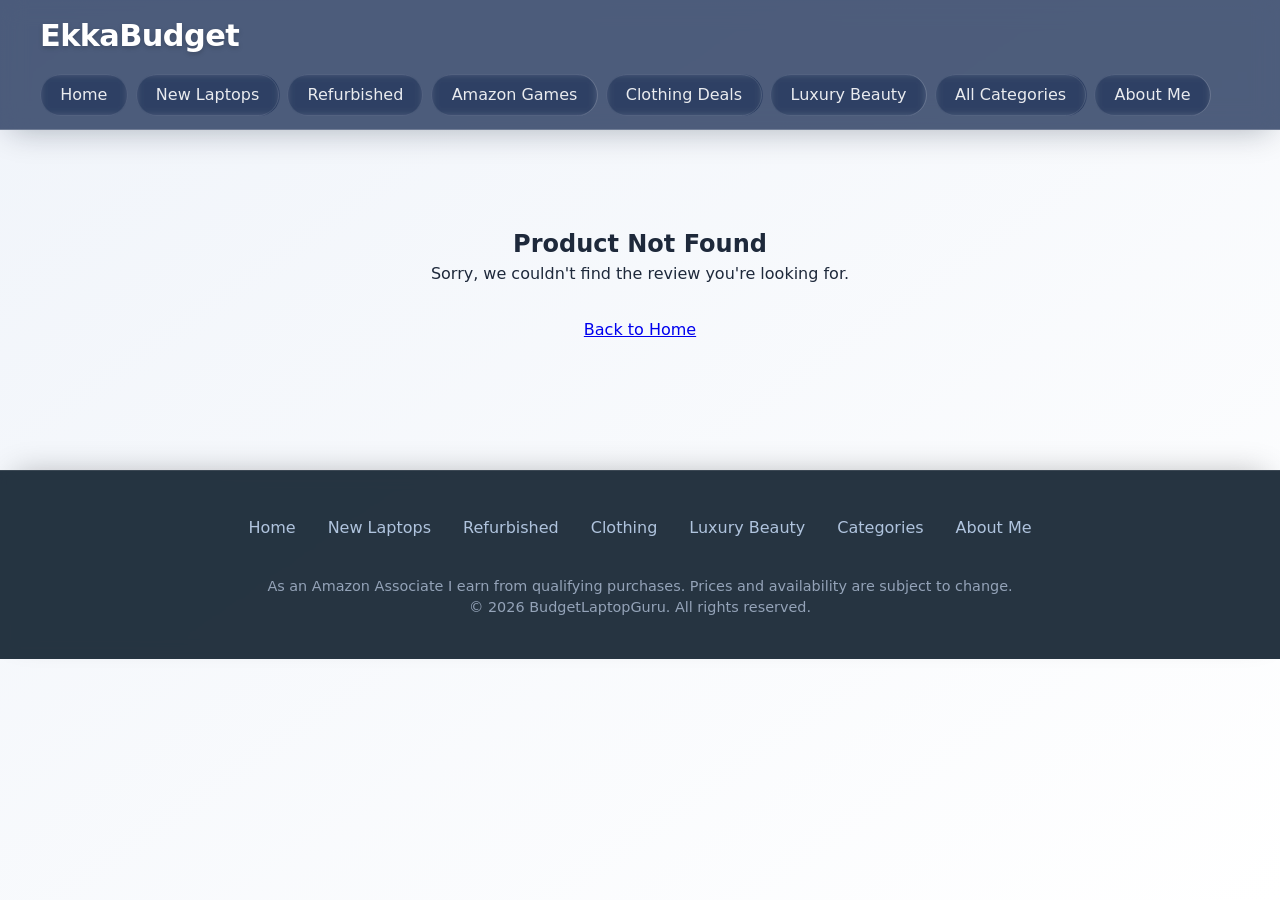
<file: review.html>
<!DOCTYPE html>
<html lang="en">
<head>
    <meta charset="UTF-8">
    <meta name="viewport" content="width=device-width, initial-scale=1.0">
    <title>Product Review – EkkaBudget</title>
    <style>
        /* === All styles from the standalone review page (keep them exactly as before) === */
        * {
            margin: 0;
            padding: 0;
            box-sizing: border-box;
            font-family: 'Inter', 'Segoe UI', system-ui, sans-serif;
        }
        body {
            background: linear-gradient(145deg, #f0f4fa 0%, #ffffff 100%);
            color: #1e293b;
            line-height: 1.5;
            min-height: 100vh;
            perspective: 1200px;
        }
        /* Navigation – glass effect (same as before) */
        nav {
            background: rgba(20, 40, 80, 0.75);
            backdrop-filter: blur(12px);
            -webkit-backdrop-filter: blur(12px);
            padding: 0.8rem 2rem;
            position: sticky;
            top: 0;
            z-index: 100;
            box-shadow: 0 10px 30px -10px rgba(0,20,40,0.3);
            border-bottom: 1px solid rgba(255,255,255,0.2);
        }
        .nav-container {
            max-width: 1200px;
            margin: 0 auto;
            display: flex;
            justify-content: space-between;
            align-items: center;
            flex-wrap: wrap;
            gap: 1rem;
        }
        .site-name {
            color: white;
            text-decoration: none;
            font-size: 1.9rem;
            font-weight: 700;
            letter-spacing: -0.02em;
            text-shadow: 0 2px 5px rgba(0,0,0,0.2);
            transition: transform 0.2s;
        }
        .site-name:hover {
            transform: scale(1.02);
        }
        .menu-btn {
            display: none;
            background: transparent;
            border: none;
            color: white;
            font-size: 2rem;
            cursor: pointer;
            line-height: 1;
            filter: drop-shadow(0 2px 4px rgba(0,0,0,0.2));
        }
        .nav-links {
            display: flex;
            gap: 0.5rem;
            flex-wrap: wrap;
        }
        .nav-links a {
            color: rgba(255,255,255,0.9);
            text-decoration: none;
            font-weight: 500;
            padding: 0.5rem 1.2rem;
            border-radius: 40px;
            transition: all 0.2s;
            white-space: nowrap;
            backdrop-filter: blur(4px);
            background: rgba(255,255,255,0.05);
            border: 1px solid rgba(255,255,255,0.1);
        }
        .nav-links a:hover,
        .nav-links a.active {
            background: rgba(255,255,255,0.2);
            border-color: rgba(255,255,255,0.4);
            color: white;
            transform: translateY(-2px);
            box-shadow: 0 8px 20px rgba(0,30,60,0.3);
        }
        @media (max-width: 768px) {
            .menu-btn {
                display: block;
            }
            .nav-links {
                display: none;
                flex-direction: column;
                width: 100%;
                background: rgba(20,40,80,0.9);
                backdrop-filter: blur(12px);
                padding: 1rem 0;
                margin-top: 1rem;
                border-radius: 28px;
                border: 1px solid rgba(255,255,255,0.15);
            }
            .nav-links.show {
                display: flex;
            }
            .nav-links a {
                text-align: center;
                white-space: normal;
                margin: 0.2rem 1rem;
            }
        }
        /* Container */
        .container {
            max-width: 1200px;
            margin: 2rem auto;
            padding: 0 1.5rem;
        }
        /* Review Hero */
        .review-hero {
            display: flex;
            flex-wrap: wrap;
            align-items: center;
            gap: 3rem;
            margin: 2rem 0 3rem;
            background: rgba(255,255,255,0.4);
            backdrop-filter: blur(8px);
            border-radius: 48px;
            padding: 2.5rem;
            box-shadow: 0 30px 40px -20px rgba(0,20,40,0.2),
                        inset 0 2px 4px rgba(255,255,255,0.8);
            border: 1px solid rgba(255,255,255,0.6);
            transform: translateZ(10px);
        }
        .review-hero-image {
            flex: 1 1 280px;
            text-align: center;
        }
        .product-img {
            width: 100%;
            max-width: 280px;
            aspect-ratio: 1/1;
            object-fit: contain;
            background: linear-gradient(145deg, #f9f9fc, #eef2f6);
            border-radius: 28px;
            padding: 1rem;
            box-shadow: 0 25px 40px -10px rgba(0,30,70,0.3);
            border: 2px solid rgba(255,255,255,0.5);
            transition: transform 0.3s;
        }
        .product-img:hover {
            transform: scale(1.02) translateZ(20px);
        }
        .review-hero-text {
            flex: 2 1 400px;
        }
        .review-hero-text h1 {
            font-size: 2.8rem;
            font-weight: 700;
            color: #0f2b5e;
            margin-bottom: 0.5rem;
        }
        .rating {
            display: flex;
            align-items: center;
            gap: 0.5rem;
            margin: 1rem 0;
        }
        .stars {
            color: #fbbf24;
            font-size: 1.8rem;
            letter-spacing: 2px;
        }
        .rating-value {
            font-size: 1.4rem;
            font-weight: 600;
            color: #2563eb;
        }
        .verdict-badge {
            display: inline-block;
            background: linear-gradient(145deg, #10b981, #059669);
            color: white;
            padding: 0.3rem 1.2rem;
            border-radius: 40px;
            font-weight: 600;
            font-size: 1rem;
            box-shadow: 0 6px 12px rgba(5,150,105,0.3);
            margin-top: 1rem;
        }
        /* Key specs card */
        .specs-card {
            background: rgba(255,255,255,0.7);
            backdrop-filter: blur(8px);
            border-radius: 28px;
            padding: 1.8rem 2rem;
            margin: 2rem 0 3rem;
            box-shadow: 0 25px 40px -15px rgba(0,20,50,0.15);
            border: 1px solid rgba(255,255,255,0.8);
            display: flex;
            flex-wrap: wrap;
            gap: 2rem;
            justify-content: space-between;
        }
        .spec-item {
            flex: 1 1 150px;
        }
        .spec-label {
            font-size: 0.9rem;
            color: #64748b;
            text-transform: uppercase;
            letter-spacing: 0.5px;
        }
        .spec-value {
            font-size: 1.3rem;
            font-weight: 600;
            color: #0f2b5e;
            margin-top: 0.2rem;
        }
        /* Section styling */
        .review-section {
            background: rgba(255,255,255,0.5);
            backdrop-filter: blur(6px);
            border-radius: 36px;
            padding: 2rem 2.2rem;
            margin: 2.5rem 0;
            box-shadow: 0 20px 30px -10px rgba(0,20,50,0.1),
                        inset 0 1px 2px rgba(255,255,255,0.7);
            border: 1px solid rgba(255,255,255,0.7);
        }
        .review-section h2 {
            font-size: 2rem;
            color: #0f2b5e;
            margin-bottom: 1.2rem;
            position: relative;
            display: inline-block;
        }
        .review-section h2::after {
            content: '';
            position: absolute;
            bottom: -8px;
            left: 0;
            width: 70px;
            height: 4px;
            background: linear-gradient(90deg, #2563eb, #7c3aed);
            border-radius: 2px;
        }
        .review-section p {
            font-size: 1.1rem;
            line-height: 1.7;
            color: #334155;
        }
        /* Pros & Cons */
        .pros-cons {
            display: grid;
            grid-template-columns: 1fr 1fr;
            gap: 2rem;
            margin: 2rem 0;
        }
        .pros-box, .cons-box {
            background: rgba(255,255,255,0.6);
            backdrop-filter: blur(4px);
            border-radius: 28px;
            padding: 1.8rem;
            box-shadow: 0 15px 25px -8px rgba(0,20,50,0.1);
            border: 1px solid rgba(255,255,255,0.6);
        }
        .pros-box h3, .cons-box h3 {
            font-size: 1.5rem;
            margin-bottom: 1rem;
            display: flex;
            align-items: center;
            gap: 0.5rem;
        }
        .pros-box h3 { color: #10b981; }
        .cons-box h3 { color: #ef4444; }
        .pros-box ul, .cons-box ul {
            list-style: none;
            padding: 0;
        }
        .pros-box li, .cons-box li {
            margin-bottom: 0.7rem;
            font-size: 1.1rem;
            display: flex;
            align-items: center;
            gap: 0.7rem;
        }
        .pros-box li::before {
            content: "✓";
            color: #10b981;
            font-weight: 700;
            font-size: 1.2rem;
        }
        .cons-box li::before {
            content: "✗";
            color: #ef4444;
            font-weight: 700;
            font-size: 1.2rem;
        }
        /* Rating breakdown */
        .rating-breakdown {
            margin: 2rem 0;
        }
        .rating-row {
            display: flex;
            align-items: center;
            gap: 1rem;
            margin-bottom: 1.2rem;
        }
        .rating-label {
            width: 100px;
            font-weight: 600;
            color: #1e293b;
        }
        .rating-bar {
            flex: 1;
            height: 12px;
            background: #e2e8f0;
            border-radius: 20px;
            overflow: hidden;
            box-shadow: inset 0 2px 4px rgba(0,0,0,0.05);
        }
        .rating-fill {
            height: 100%;
            background: linear-gradient(90deg, #2563eb, #7c3aed);
            border-radius: 20px;
            width: 0%;
        }
        .rating-score {
            width: 40px;
            font-weight: 700;
            color: #0f2b5e;
        }
        /* Call to action */
        .cta-box {
            text-align: center;
            margin: 4rem 0 2rem;
            padding: 2.5rem;
            background: linear-gradient(145deg, rgba(37,99,235,0.1), rgba(124,58,237,0.1));
            border-radius: 48px;
            backdrop-filter: blur(8px);
            border: 1px solid rgba(255,255,255,0.8);
        }
        .cta-box h3 {
            font-size: 2rem;
            color: #0f2b5e;
            margin-bottom: 1rem;
        }
        .cta-box .btn {
            display: inline-block;
            background: linear-gradient(145deg, #2563eb, #1d4ed8);
            color: white;
            padding: 1rem 2.5rem;
            border-radius: 60px;
            text-decoration: none;
            font-weight: 700;
            font-size: 1.2rem;
            border: 1px solid rgba(255,255,255,0.3);
            box-shadow: 0 10px 0 #0f2b5e, 0 10px 25px rgba(0,30,70,0.4);
            transform: translateY(-3px);
            transition: all 0.2s;
            margin-top: 1rem;
        }
        .cta-box .btn:hover {
            transform: translateY(-1px);
            box-shadow: 0 5px 0 #0f2b5e, 0 15px 30px rgba(0,30,70,0.4);
        }
        .cta-box .btn:active {
            transform: translateY(5px);
            box-shadow: 0 4px 0 #0f2b5e, 0 10px 20px rgba(0,30,70,0.3);
        }
        /* Footer */
        .footer {
            background: rgba(15, 30, 45, 0.9);
            backdrop-filter: blur(8px);
            color: white;
            padding: 2.5rem 0;
            margin-top: 4rem;
            border-top: 1px solid rgba(255,255,255,0.1);
            box-shadow: 0 -10px 30px -15px rgba(0,0,0,0.3);
        }
        .footer-content {
            max-width: 1200px;
            margin: 0 auto;
            padding: 0 1.5rem;
            text-align: center;
        }
        .footer-links {
            margin-bottom: 1.8rem;
            display: flex;
            flex-wrap: wrap;
            justify-content: center;
            gap: 1rem 2rem;
        }
        .footer-links a {
            color: #b0c4de;
            text-decoration: none;
            transition: 0.2s;
            font-weight: 500;
            padding: 0.3rem 0;
            border-bottom: 2px solid transparent;
        }
        .footer-links a:hover {
            color: white;
            border-bottom-color: #3b82f6;
            transform: translateY(-2px);
        }
        .footer p {
            color: #94a3b8;
            font-size: 0.9rem;
        }
        /* Responsive */
        @media (max-width: 768px) {
            .review-hero h1 {
                font-size: 2.2rem;
            }
            .pros-cons {
                grid-template-columns: 1fr;
            }
            .specs-card {
                flex-direction: column;
                gap: 1rem;
            }
        }
        @media (max-width: 480px) {
            .review-hero {
                padding: 1.5rem;
            }
            .review-hero h1 {
                font-size: 1.8rem;
            }
            .stars {
                font-size: 1.5rem;
            }
            .review-section {
                padding: 1.5rem;
            }
        }
    </style>
</head>
<body>
    <nav>
        <div class="nav-container">
            <a href="index.html" class="site-name">EkkaBudget</a>
            <button class="menu-btn" id="menuToggle" aria-label="Menu">☰</button>
            <div class="nav-links" id="navLinks">
                <a href="index.html">Home</a>
                <a href="new-laptops.html">New Laptops</a>
                <a href="refurbished.html">Refurbished</a>
                <a href="amazon-games.html">Amazon Games</a>
                <a href="clothing.html">Clothing Deals</a>
                <a href="luxury-beauty.html">Luxury Beauty</a>
                <a href="categories.html">All Categories</a>
                <a href="about.html">About Me</a>
            </div>
        </div>
    </nav>

    <div class="container" id="reviewContent">
        <!-- Content will be injected by JavaScript -->
    </div>

    <footer class="footer">
        <div class="footer-content">
            <div class="footer-links">
                <a href="index.html">Home</a>
                <a href="new-laptops.html">New Laptops</a>
                <a href="refurbished.html">Refurbished</a>
                <a href="clothing.html">Clothing</a>
                <a href="luxury-beauty.html">Luxury Beauty</a>
                <a href="categories.html">Categories</a>
                <a href="about.html">About Me</a>
            </div>
            <p>As an Amazon Associate I earn from qualifying purchases. Prices and availability are subject to change.</p>
            <p>&copy; 2026 BudgetLaptopGuru. All rights reserved.</p>
        </div>
    </footer>

    <!-- Load product data -->
    <script src="products-data.js"></script>
    <script>
        // Hamburger menu toggle (same as before)
        const menuBtn = document.getElementById('menuToggle');
        const navLinks = document.getElementById('navLinks');
        if (menuBtn && navLinks) {
            menuBtn.addEventListener('click', () => {
                navLinks.classList.toggle('show');
            });
            navLinks.querySelectorAll('a').forEach(link => {
                link.addEventListener('click', () => {
                    if (window.innerWidth <= 768) {
                        navLinks.classList.remove('show');
                    }
                });
            });
        }

        // ---- Dynamic review loader ----
        // Get product ID from URL (e.g., ?id=acer-aspire-5)
        const urlParams = new URLSearchParams(window.location.search);
        const productId = urlParams.get('id');

        if (!productId || !products[productId]) {
            // Product not found – show error message
            document.getElementById('reviewContent').innerHTML = `
                <div style="text-align: center; padding: 4rem;">
                    <h2>Product Not Found</h2>
                    <p>Sorry, we couldn't find the review you're looking for.</p>
                    <a href="index.html" class="btn" style="display: inline-block; width: auto; margin-top: 2rem;">Back to Home</a>
                </div>
            `;
        } else {
            const p = products[productId];

            // Helper: generate star rating (★★★★★)
            function getStars(rating) {
                const full = Math.floor(rating);
                const half = rating - full >= 0.5 ? 1 : 0;
                const empty = 5 - full - half;
                return '★'.repeat(full) + (half ? '½' : '') + '☆'.repeat(empty);
            }

            // Build specs HTML
            let specsHTML = '';
            p.specs.forEach(spec => {
                specsHTML += `
                    <div class="spec-item">
                        <div class="spec-label">${spec.label}</div>
                        <div class="spec-value">${spec.value}</div>
                    </div>
                `;
            });

            // Build pros & cons HTML
            let prosHTML = '';
            p.pros.forEach(pro => {
                prosHTML += `<li>${pro}</li>`;
            });
            let consHTML = '';
            p.cons.forEach(con => {
                consHTML += `<li>${con}</li>`;
            });

            // Build rating breakdown HTML
            let ratingHTML = '';
            if (p.ratingBreakdown) {
                for (let [key, score] of Object.entries(p.ratingBreakdown)) {
                    const percent = score * 20; // score out of 5 → percentage
                    ratingHTML += `
                        <div class="rating-row">
                            <span class="rating-label">${key.charAt(0).toUpperCase() + key.slice(1)}</span>
                            <div class="rating-bar"><div class="rating-fill" style="width:${percent}%"></div></div>
                            <span class="rating-score">${score.toFixed(1)}</span>
                        </div>
                    `;
                }
            }

            // Full page HTML
            const fullHTML = `
                <!-- Review Hero -->
                <div class="review-hero">
                    <div class="review-hero-image">
                        <img src="${p.mainImage}" alt="${p.name}" class="product-img" onerror="this.src='https://via.placeholder.com/300x300?text=${encodeURIComponent(p.name)}'">
                    </div>
                    <div class="review-hero-text">
                        <h1>${p.name}</h1>
                        <div class="rating">
                            <span class="stars">${getStars(p.rating || 4.5)}</span>
                            <span class="rating-value">${(p.rating || 4.5).toFixed(1)}/5</span>
                        </div>
                        ${p.badge ? `<p class="verdict-badge">${p.badge}</p>` : ''}
                        <p style="margin-top: 1.2rem; font-size: 1.2rem;">${p.description}</p>
                    </div>
                </div>

                <!-- Key Specifications -->
                <div class="specs-card">
                    ${specsHTML}
                </div>

                <!-- Design Section -->
                ${p.designReview ? `
                <section class="review-section">
                    <h2>Design & Build</h2>
                    <p>${p.designReview}</p>
                </section>
                ` : ''}

                <!-- Performance Section -->
                ${p.performanceReview ? `
                <section class="review-section">
                    <h2>Performance</h2>
                    <p>${p.performanceReview}</p>
                </section>
                ` : ''}

                <!-- Display & Audio Section -->
                ${p.displayReview ? `
                <section class="review-section">
                    <h2>Display & Audio</h2>
                    <p>${p.displayReview}</p>
                </section>
                ` : ''}

                <!-- Battery Life -->
                ${p.batteryReview ? `
                <section class="review-section">
                    <h2>Battery Life</h2>
                    <p>${p.batteryReview}</p>
                </section>
                ` : ''}

                <!-- Pros & Cons -->
                <div class="pros-cons">
                    <div class="pros-box">
                        <h3>✅ Pros</h3>
                        <ul>${prosHTML}</ul>
                    </div>
                    <div class="cons-box">
                        <h3>❌ Cons</h3>
                        <ul>${consHTML}</ul>
                    </div>
                </div>

                <!-- Rating Breakdown -->
                ${ratingHTML ? `
                <section class="review-section">
                    <h2>Detailed Ratings</h2>
                    <div class="rating-breakdown">
                        ${ratingHTML}
                    </div>
                </section>
                ` : ''}

                <!-- Final Verdict -->
                ${p.finalVerdict ? `
                <section class="review-section">
                    <h2>Final Verdict</h2>
                    <p>${p.finalVerdict}</p>
                </section>
                ` : ''}

                <!-- Call to Action -->
                <div class="cta-box">
                    <h3>Ready to buy?</h3>
                    <p>Check the latest price on Amazon – prices change frequently!</p>
                    <a href="${p.affiliateLink}" class="btn" target="_blank">View Best Price on Amazon →</a>
                </div>
            `;

            document.getElementById('reviewContent').innerHTML = fullHTML;
        }
    </script>
</body>
</html>
</file>
<file: nav.css>
/* nav.css – Glass navigation with hamburger menu */

nav {
    background: rgba(20, 40, 80, 0.75);
    backdrop-filter: blur(12px);
    -webkit-backdrop-filter: blur(12px);
    padding: 0.8rem 2rem;
    position: sticky;
    top: 0;
    z-index: 100;
    box-shadow: 0 10px 30px -10px rgba(0,20,40,0.3);
    border-bottom: 1px solid rgba(255,255,255,0.2);
}

.nav-container {
    max-width: 1200px;
    margin: 0 auto;
    display: flex;
    justify-content: space-between;
    align-items: center;
    flex-wrap: wrap;
    gap: 1rem;
}

.site-name {
    color: white;
    text-decoration: none;
    font-size: 1.9rem;
    font-weight: 700;
    letter-spacing: -0.02em;
    text-shadow: 0 2px 5px rgba(0,0,0,0.2);
    transition: transform 0.2s;
}

.site-name:hover {
    transform: scale(1.02);
}

.menu-btn {
    display: none;
    background: transparent;
    border: none;
    color: white;
    font-size: 2rem;
    cursor: pointer;
    line-height: 1;
    filter: drop-shadow(0 2px 4px rgba(0,0,0,0.2));
}

.nav-links {
    display: flex;
    gap: 0.5rem;
    flex-wrap: wrap;
}

.nav-links a {
    color: rgba(255,255,255,0.9);
    text-decoration: none;
    font-weight: 500;
    padding: 0.5rem 1.2rem;
    border-radius: 40px;
    transition: all 0.2s;
    white-space: nowrap;
    backdrop-filter: blur(4px);
    background: rgba(255,255,255,0.05);
    border: 1px solid rgba(255,255,255,0.1);
}

.nav-links a:hover,
.nav-links a.active {
    background: rgba(255,255,255,0.2);
    border-color: rgba(255,255,255,0.4);
    color: white;
    transform: translateY(-2px);
    box-shadow: 0 8px 20px rgba(0,30,60,0.3);
}

/* Responsive: hamburger menu */
@media (max-width: 768px) {
    .menu-btn {
        display: block;
    }
    .nav-links {
        display: none;
        flex-direction: column;
        width: 100%;
        background: rgba(20,40,80,0.9);
        backdrop-filter: blur(12px);
        padding: 1rem 0;
        margin-top: 1rem;
        border-radius: 28px;
        border: 1px solid rgba(255,255,255,0.15);
    }
    .nav-links.show {
        display: flex;
    }
    .nav-links a {
        text-align: center;
        white-space: normal;
        margin: 0.2rem 1rem;
    }
}
</file>
